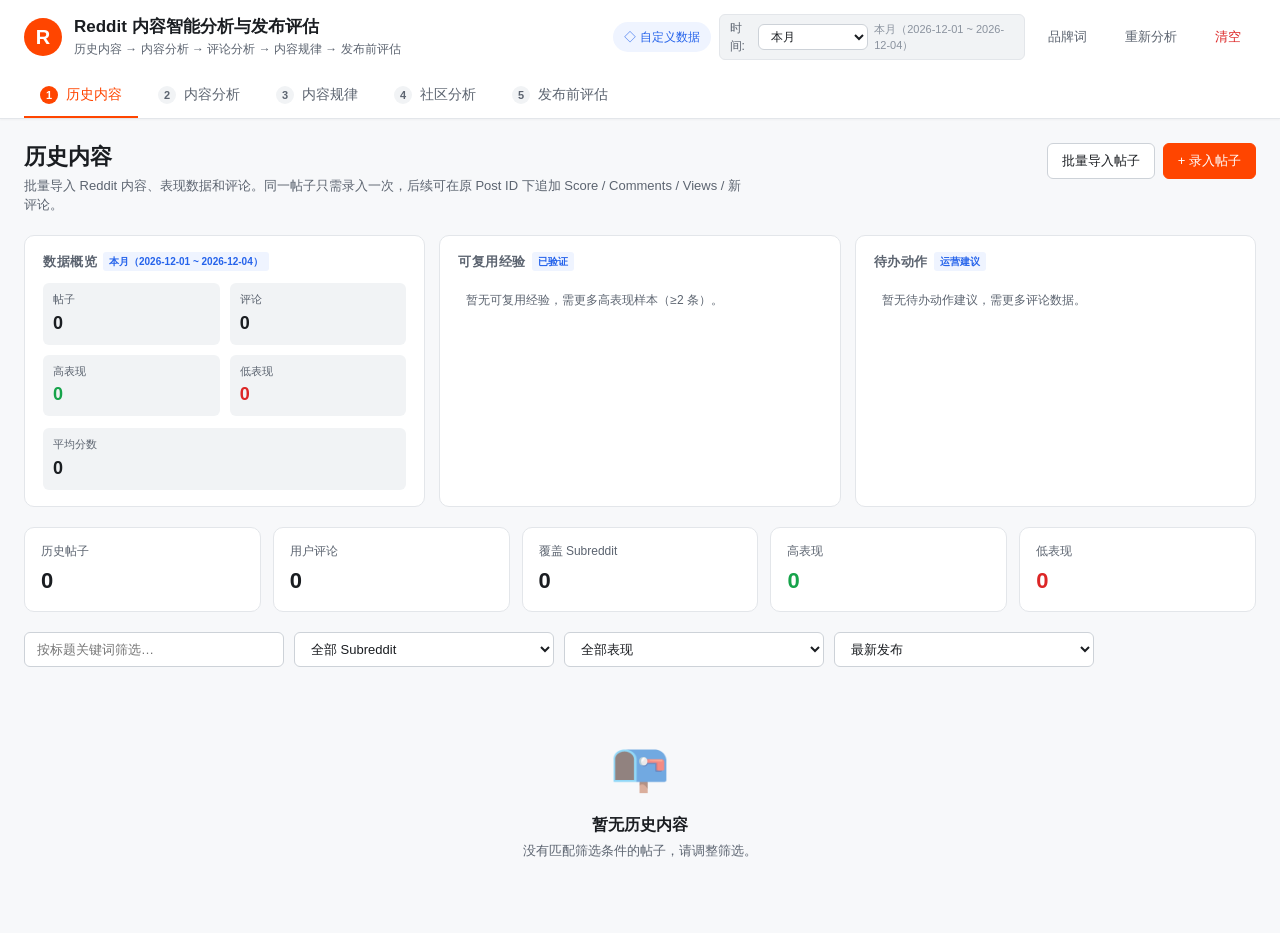
<file: index.html>
<!DOCTYPE html>
<html lang="zh-CN">
<head>
  <meta charset="UTF-8" />
  <meta name="viewport" content="width=device-width, initial-scale=1.0" />
  <title>Reddit 内容智能分析与发布评估工具</title>
  <link rel="stylesheet" href="styles.css" />
  <script>
    // ============ 全局错误捕获（脚本加载错误立刻显示）============
    window._loadErrors = [];
    window.onerror = function(msg, url, line, col, err) {
      var txt = '错误: ' + msg + (url ? ' (' + url.split('/').pop() + ':' + line + ')' : '');
      window._loadErrors.push(txt);
      console.error(txt, err);
      var box = document.getElementById('access-debug');
      if (box) { box.style.display = 'block'; box.textContent = '⚠️ 加载异常：' + txt; }
    };
    window.addEventListener('error', function(e) {
      // 静态资源加载失败
      if (e.target && e.target.tagName && (e.target.tagName === 'SCRIPT' || e.target.tagName === 'LINK')) {
        var name = (e.target.src || e.target.href || '').split('/').pop() || '未知文件';
        var msg = '资源加载失败: ' + name + '（请确认文件路径是否完整存在）';
        window._loadErrors.push(msg);
        var box = document.getElementById('access-debug');
        if (box) { box.style.display = 'block'; box.textContent = '⚠️ ' + msg; }
        // 用alert兜底，保证用户看到
        setTimeout(function() { alert('⚠️ ' + msg + '\n\n请确认所有 js/*.js、styles.css 文件都在正确的目录下。'); }, 100);
      }
    }, true);
  </script>
</head>
<body>
  <!-- 访问码已移除，页面直接打开 -->

  <!-- ============ 顶部栏 ============ -->
  <header class="topbar">
    <div class="topbar-inner">
      <div class="brand">
        <span class="brand-logo">R</span>
        <div class="brand-text">
          <h1>Reddit 内容智能分析与发布评估</h1>
          <p class="brand-sub">历史内容 → 内容分析 → 评论分析 → 内容规律 → 发布前评估</p>
        </div>
      </div>
      <div class="topbar-actions">
        <span id="data-badge" class="data-badge">数据状态</span>
        <div class="time-filter">
          <span class="time-filter-label">时间:</span>
          <select id="time-range" class="input select select-sm">
            <option value="all">全部</option>
            <option value="week">本周</option>
            <option value="month" selected>本月</option>
            <option value="last30">近30天</option>
            <option value="custom">自定义</option>
          </select>
          <input type="date" id="time-start" class="input input-sm" style="display:none;" />
          <input type="date" id="time-end" class="input input-sm" style="display:none;" />
          <span id="time-range-desc" class="time-filter-desc"></span>
        </div>
        <button id="btn-brand-config" class="btn btn-ghost" title="配置品牌词">品牌词</button>
        <button id="btn-rerun" class="btn btn-ghost" title="按当前时间范围重新分析">重新分析</button>
        <button id="btn-reset" class="btn btn-ghost-danger" title="清空所有数据">清空</button>

      </div>
    </div>
    <nav class="nav-tabs">
      <button class="nav-tab active" data-page="history">
        <span class="nav-tab-num">1</span> 历史内容
      </button>
      <button class="nav-tab" data-page="analysis">
        <span class="nav-tab-num">2</span> 内容分析
      </button>
      <button class="nav-tab" data-page="patterns">
        <span class="nav-tab-num">3</span> 内容规律
      </button>
      <button class="nav-tab" data-page="subreddit">
        <span class="nav-tab-num">4</span> 社区分析
      </button>
      <button class="nav-tab" data-page="evaluate">
        <span class="nav-tab-num">5</span> 发布前评估
      </button>
    </nav>
  </header>

  <main class="main">
    <!-- ============ 页面 1: 历史内容 ============ -->
    <section id="page-history" class="page active">
      <div class="page-header">
        <div>
          <h2 class="page-title">历史内容</h2>
          <p class="page-desc">批量导入 Reddit 内容、表现数据和评论。同一帖子只需录入一次，后续可在原 Post ID 下追加 Score / Comments / Views / 新评论。</p>
        </div>
        <div class="page-actions">
          <button class="btn btn-secondary" id="btn-import-posts">批量导入帖子</button>
          <button class="btn btn-primary" id="btn-add-post">+ 录入帖子</button>
        </div>
      </div>

      <!-- 数据概览 + 可复用经验 + 待办动作 -->
      <div id="dashboard-overview" class="dashboard-overview"></div>

      <div class="stats-row" id="stats-row"></div>

      <div class="filter-bar">
        <input type="text" id="filter-title" class="input" placeholder="按标题关键词筛选…" />
        <select id="filter-subreddit" class="input select"><option value="">全部 Subreddit</option></select>
        <select id="filter-level" class="input select">
          <option value="">全部表现</option>
          <option value="high">高表现</option>
          <option value="medium">中表现</option>
          <option value="low">低表现</option>
        </select>
        <select id="sort-by" class="input select">
          <option value="postedAt-desc">最新发布</option>
          <option value="score-desc">Score 高→低</option>
          <option value="comments-desc">评论数高→低</option>
          <option value="views-desc">浏览量高→低</option>
        </select>
      </div>

      <div id="posts-list" class="posts-list"></div>
    </section>

    <!-- ============ 页面 2: 内容分析 ============ -->
    <section id="page-analysis" class="page">
      <div class="page-header">
        <div>
          <h2 class="page-title">内容分析</h2>
          <p class="page-desc">查看单条帖子表现分析、用户评论分析、用户需求与内容机会。所有结论标注数据层级（DATA / ANALYSIS / PATTERN / INFERENCE）。</p>
        </div>
      </div>

      <div id="analysis-container" class="analysis-container">
        <div class="empty-state" id="analysis-empty">
          <div class="empty-icon">📊</div>
          <h3>选择一条历史帖子查看分析</h3>
          <p>从下方列表选择，或前往「历史内容」页面录入新内容后自动分析。</p>
          <div id="analysis-post-picker" class="post-picker"></div>
        </div>
        <div id="analysis-detail" class="analysis-detail" style="display:none;"></div>
      </div>
    </section>

    <!-- ============ 页面 3: 内容规律 ============ -->
    <section id="page-patterns" class="page">
      <div class="page-header">
        <div>
          <h2 class="page-title">内容规律</h2>
          <p class="page-desc">基于历史帖子、表现数据和评论分析自动沉淀的规律库。每条规律可追溯到对应历史数据，样本不足时降级为推测。<span class="text-muted">悬停 ⓘ 图标查看指标定义。</span></p>
        </div>
        <div class="page-actions">
          <button class="btn btn-secondary" id="btn-rerun-patterns">重新沉淀规律</button>
        </div>
      </div>

      <!-- 数据概览 -->
      <div id="patterns-overview" class="patterns-overview"></div>

      <div class="filter-bar">
        <select id="filter-pattern-category" class="input select">
          <option value="">全部分类</option>
          <option value="high_performance">高表现规律</option>
          <option value="low_performance">低表现规律</option>
          <option value="user_need">用户高频需求</option>
          <option value="pain_point">用户高频痛点</option>
          <option value="hot_topic">高互动话题</option>
          <option value="subreddit_rule">社区规律</option>
          <option value="marketing_risk">营销风险</option>
          <option value="topic_opportunity">选题机会</option>
        </select>
        <select id="filter-pattern-level" class="input select">
          <option value="">全部层级</option>
          <option value="PATTERN">规律</option>
          <option value="INFERENCE">推测</option>
        </select>
      </div>

      <div id="patterns-list" class="patterns-list"></div>
    </section>

    <!-- ============ 页面 4: Subreddit 分析 ============ -->
    <section id="page-subreddit" class="page">
      <div class="page-header">
        <div>
          <h2 class="page-title">社区分析</h2>
          <p class="page-desc">深入分析指定 Subreddit 的内容偏好、高表现特征、用户画像和社区规律，帮助你了解目标社区的"水土"。</p>
        </div>
        <div class="page-actions">
          <select id="subreddit-selector" class="input select">
            <option value="">选择 Subreddit</option>
          </select>
        </div>
      </div>
      <div id="subreddit-content" class="subreddit-content"></div>
    </section>

    <!-- ============ 页面 5: 发布前评估 ============ -->
    <section id="page-evaluate" class="page">
      <div class="page-header">
        <div>
          <h2 class="page-title">发布前评估</h2>
          <p class="page-desc">输入准备发布的新 Reddit 内容，系统调用历史内容、表现数据、用户评论和内容规律库进行综合判断。</p>
        </div>
      </div>

      <div class="eval-layout">
        <div class="eval-form-card">
          <h3 class="card-title">输入待评估内容</h3>
          <div class="form-group">
            <label>Subreddit <span class="req">*</span></label>
            <input type="text" id="eval-subreddit" class="input" placeholder="例如 SaaS / Entrepreneur / sideproject" />
          </div>
          <div class="form-group">
            <label>标题 <span class="req">*</span></label>
            <input type="text" id="eval-title" class="input" placeholder="准备发布的 Reddit 标题" />
          </div>
          <div class="form-group">
            <label>正文</label>
            <textarea id="eval-body" class="input textarea" rows="10" placeholder="准备发布的 Reddit 正文…"></textarea>
          </div>
          <button class="btn btn-primary btn-block" id="btn-evaluate">运行评估</button>
          <button class="btn btn-ghost btn-block" id="btn-eval-sample">填入示例内容</button>

          <div class="eval-history">
            <h4>最近评估记录</h4>
            <div id="eval-history-list"></div>
          </div>
        </div>

        <div class="eval-result-card">
          <div id="eval-result" class="eval-result">
            <div class="empty-state">
              <div class="empty-icon">🎯</div>
              <h3>评估结果将显示在这里</h3>
              <p>填写左侧表单后点击「运行评估」，查看综合评分、发布建议和修改建议。</p>
            </div>
          </div>
        </div>
      </div>
    </section>
  </main>

  <!-- ============ 模态框：录入/导入 ============ -->
  <div id="modal-overlay" class="modal-overlay" style="display:none;">
    <div class="modal" id="modal">
      <div class="modal-header">
        <h3 id="modal-title">标题</h3>
        <button class="modal-close" id="modal-close">×</button>
      </div>
      <div class="modal-body" id="modal-body"></div>
    </div>
  </div>

  <!-- ============ Toast ============ -->
  <div id="toast" class="toast" style="display:none;"></div>

  <!-- ============ 脚本 ============ -->
  <script src="js/demo-data.js"></script>
  <script src="js/store.js"></script>
  <script src="js/analyzer.js"></script>
  <script src="js/app.js"></script>
</body>
</html>
</file>
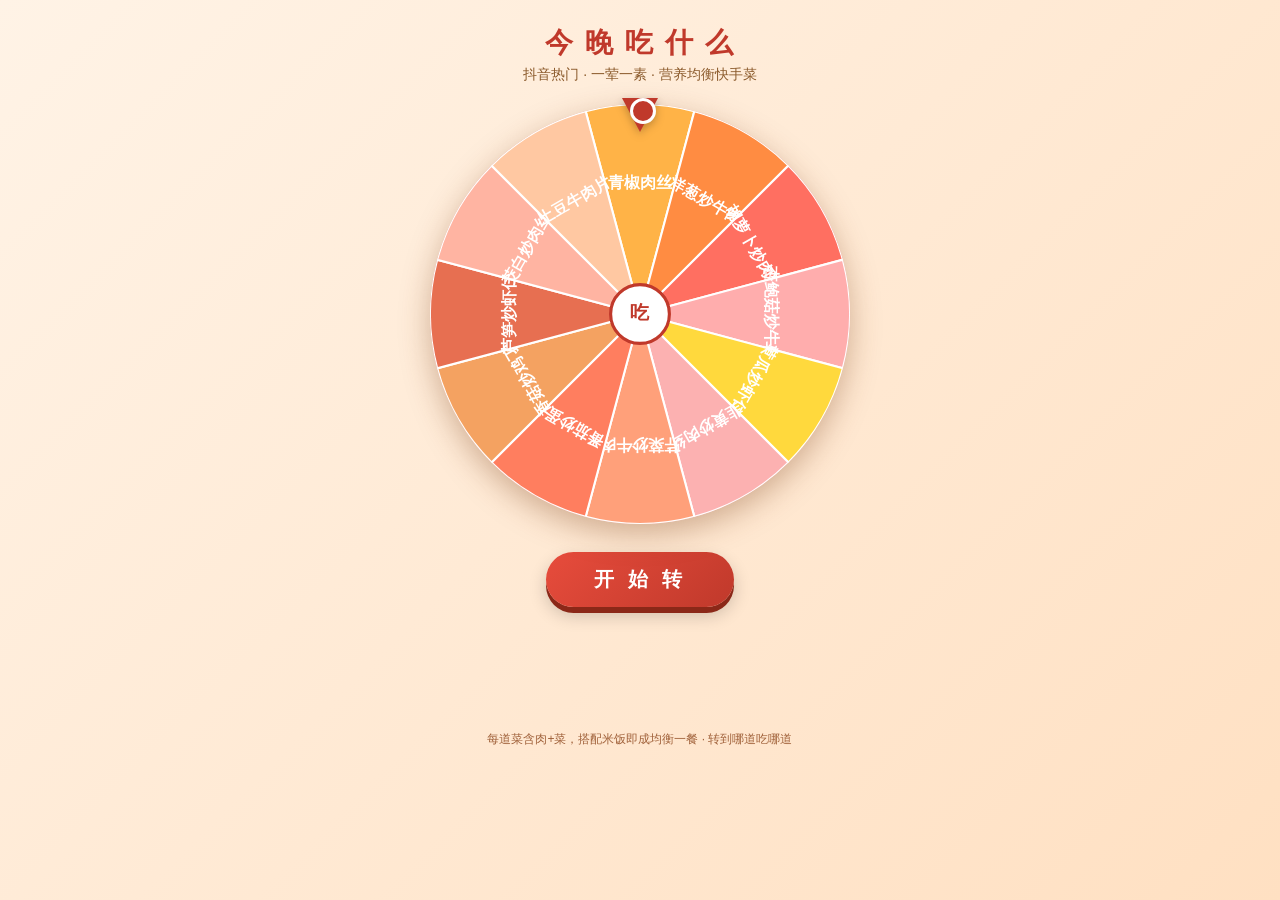
<file: dinner-spinner.html>
<!DOCTYPE html>
<html lang="zh-CN">
<head>
<meta charset="UTF-8">
<meta name="viewport" content="width=device-width, initial-scale=1.0">
<title>今晚吃什么 · 抖音快手菜转盘</title>
<style>
  * { margin: 0; padding: 0; box-sizing: border-box; }
  body {
    font-family: -apple-system, BlinkMacSystemFont, "PingFang SC", "Microsoft YaHei", sans-serif;
    background: linear-gradient(135deg, #fff3e6 0%, #ffe0c2 100%);
    min-height: 100vh;
    display: flex;
    flex-direction: column;
    align-items: center;
    padding: 24px 16px 48px;
    color: #3a2410;
  }
  h1 {
    font-size: 28px;
    margin-bottom: 4px;
    color: #c0392b;
    letter-spacing: 2px;
  }
  .subtitle {
    font-size: 14px;
    color: #8b5a2b;
    margin-bottom: 20px;
  }
  .stage {
    position: relative;
    width: min(90vw, 420px);
    height: min(90vw, 420px);
    display: flex;
    align-items: center;
    justify-content: center;
  }
  .pointer {
    position: absolute;
    top: -6px;
    left: 50%;
    transform: translateX(-50%);
    width: 0;
    height: 0;
    border-left: 18px solid transparent;
    border-right: 18px solid transparent;
    border-top: 34px solid #c0392b;
    z-index: 5;
    filter: drop-shadow(0 3px 4px rgba(0,0,0,.25));
  }
  .pointer::after {
    content: "";
    position: absolute;
    top: -34px;
    left: -10px;
    width: 20px;
    height: 20px;
    background: #c0392b;
    border-radius: 50%;
    border: 3px solid #fff;
  }
  #wheel {
    width: 100%;
    height: 100%;
    transition: transform 5s cubic-bezier(0.17, 0.67, 0.21, 1);
    transform-origin: center center;
    border-radius: 50%;
    box-shadow: 0 10px 30px rgba(120,60,20,.35), inset 0 0 0 8px #fff, inset 0 0 0 9px #c0392b;
  }
  .btn {
    margin-top: 28px;
    padding: 14px 48px;
    font-size: 20px;
    font-weight: bold;
    color: #fff;
    background: linear-gradient(135deg, #e74c3c, #c0392b);
    border: none;
    border-radius: 40px;
    cursor: pointer;
    box-shadow: 0 6px 0 #8b2818, 0 8px 18px rgba(0,0,0,.2);
    transition: all .15s;
    letter-spacing: 4px;
  }
  .btn:active { transform: translateY(4px); box-shadow: 0 2px 0 #8b2818, 0 4px 8px rgba(0,0,0,.2); }
  .btn:disabled { background: #bbb; box-shadow: 0 6px 0 #888; cursor: not-allowed; }
  .result {
    margin-top: 24px;
    padding: 18px 24px;
    background: #fff;
    border-radius: 16px;
    box-shadow: 0 6px 18px rgba(120,60,20,.15);
    min-height: 80px;
    width: min(90vw, 420px);
    text-align: center;
    opacity: 0;
    transform: translateY(10px);
    transition: opacity .4s, transform .4s;
  }
  .result.show { opacity: 1; transform: translateY(0); }
  .result .dish { font-size: 26px; font-weight: bold; color: #c0392b; margin-bottom: 6px; }
  .result .tip { font-size: 14px; color: #6b4226; line-height: 1.6; }
  .result .tag { display:inline-block; margin-top:8px; font-size:12px; color:#fff; background:#e67e22; padding:3px 10px; border-radius:10px; }
  .footer { margin-top: 20px; font-size: 12px; color: #a0613a; }
</style>
</head>
<body>
  <h1>今 晚 吃 什 么</h1>
  <div class="subtitle">抖音热门 · 一荤一素 · 营养均衡快手菜</div>

  <div class="stage">
    <div class="pointer"></div>
    <svg id="wheel" viewBox="0 0 400 400"></svg>
  </div>

  <button class="btn" id="spinBtn">开 始 转</button>

  <div class="result" id="result">
    <div class="dish"></div>
    <div class="tip"></div>
    <div class="tag"></div>
  </div>

  <div class="footer">每道菜含肉+菜，搭配米饭即成均衡一餐 · 转到哪道吃哪道</div>

<script>
  // 抖音热门快手菜：一荤一素搭配，营养均衡，10-15 分钟搞定
  const dishes = [
    { name: "青椒肉丝", tip: "猪里脊切丝腌生抽淀粉，青椒切丝，大火快炒断生淋醋出锅。", tag: "蛋白+维C" },
    { name: "洋葱炒牛肉", tip: "牛肉逆纹切片腌酱油淀粉，洋葱块大火翻炒断生，黑椒调味。", tag: "补铁+蒜素" },
    { name: "胡萝卜炒肉丝", tip: "猪肉丝腌好，胡萝卜丝先煸软再回锅肉丝，淋香油出锅。", tag: "维A+蛋白" },
    { name: "杏鲍菇炒牛肉", tip: "杏鲍菇切丁煎黄，牛肉片大火快炒，加蚝油黑椒翻匀。", tag: "菌菇+铁" },
    { name: "黄瓜炒虾仁", tip: "虾仁腌料酒，黄瓜切丁大火快炒10秒回锅，盐调味出锅。", tag: "清淡高蛋白" },
    { name: "韭黄炒肉丝", tip: "肉丝滑熟盛出，韭黄段大火快炒10秒回锅，盐调味立刻出锅。", tag: "纤维+蛋白" },
    { name: "芹菜炒牛肉", tip: "牛肉切片腌好，芹菜段先煸断生再下牛肉，加生抽快炒出锅。", tag: "纤维+铁" },
    { name: "番茄炒蛋", tip: "鸡蛋先炒散盛出，番茄炒出沙再回锅，加点糖更鲜。", tag: "蛋白+番茄红素" },
    { name: "香菇炒鸡丁", tip: "鸡胸切丁腌盐淀粉，香菇丁煎香，同炒加蚝油生抽收汁。", tag: "菌菇+蛋白" },
    { name: "芦笋炒虾仁", tip: "芦笋焯水30秒，虾仁滑熟盛出回锅，蒜末盐快炒出锅。", tag: "高纤+高蛋白" },
    { name: "茭白炒肉丝", tip: "猪肉丝腌好，茭白切丝先煸软，再下肉丝快炒，生抽香油出锅。", tag: "纤维+蛋白" },
    { name: "土豆牛肉片", tip: "牛肉片腌好，土豆切薄片泡水，先煎土豆再炒牛肉，加生抽收汁。", tag: "碳水+铁" }
  ];

  const colors = [
    "#FFB347","#FF8C42","#FF6F61","#FFADAD","#FFD93D","#FCB1B1",
    "#FFA07A","#FF7E5F","#F4A261","#E76F51","#FFB4A2","#FFC8A2"
  ];

  const wheel = document.getElementById('wheel');
  const spinBtn = document.getElementById('spinBtn');
  const result = document.getElementById('result');
  const N = dishes.length;
  const anglePer = 360 / N;
  const cx = 200, cy = 200, R = 200;

  // 画扇形 + 文字
  let svgContent = '';
  for (let i = 0; i < N; i++) {
    const start = i * anglePer - 90 - anglePer / 2; // 让第一格顶端正对指针
    const end = start + anglePer;
    const sRad = start * Math.PI / 180;
    const eRad = end * Math.PI / 180;
    const x1 = cx + R * Math.cos(sRad);
    const y1 = cy + R * Math.sin(sRad);
    const x2 = cx + R * Math.cos(eRad);
    const y2 = cy + R * Math.sin(eRad);
    const large = anglePer > 180 ? 1 : 0;
    svgContent += `<path d="M${cx},${cy} L${x1},${y1} A${R},${R} 0 ${large} 1 ${x2},${y2} Z" fill="${colors[i]}" stroke="#fff" stroke-width="2"/>`;
    // 文字位置（扇形中线）
    const mid = (start + end) / 2;
    const tRad = mid * Math.PI / 180;
    const tx = cx + (R * 0.62) * Math.cos(tRad);
    const ty = cy + (R * 0.62) * Math.sin(tRad);
    const rotate = mid + 90; // 文字沿径向
    svgContent += `<text x="${tx}" y="${ty}" fill="#fff" font-size="15" font-weight="bold" text-anchor="middle" dominant-baseline="middle" transform="rotate(${rotate} ${tx} ${ty})">${dishes[i].name}</text>`;
  }
  // 中心圆
  svgContent += `<circle cx="${cx}" cy="${cy}" r="28" fill="#fff" stroke="#c0392b" stroke-width="3"/>`;
  svgContent += `<text x="${cx}" y="${cy}" fill="#c0392b" font-size="18" font-weight="bold" text-anchor="middle" dominant-baseline="middle">吃</text>`;
  wheel.innerHTML = svgContent;

  let currentRotation = 0;
  let spinning = false;

  spinBtn.addEventListener('click', () => {
    if (spinning) return;
    spinning = true;
    spinBtn.disabled = true;
    result.classList.remove('show');

    // 随机选中一道菜
    const idx = Math.floor(Math.random() * N);
    // 让选中扇形转到指针（顶部 0°）位置
    // 扇形 i 的中心角度（相对初始 -90 偏移后）= i * anglePer
    // 需要旋转使该扇形中心对齐 0°（顶部）
    const targetAngle = - (idx * anglePer); // 让该扇形转到顶部
    // 加上若干整圈，保证向前转得足够多
    const fullSpins = 5 + Math.floor(Math.random() * 3); // 5-7 圈
    // 加随机小偏移让指针落在扇形内不同位置
    const jitter = (Math.random() - 0.5) * (anglePer * 0.6);
    const newRotation = currentRotation + fullSpins * 360 + (targetAngle - (currentRotation % 360)) + jitter;
    currentRotation = newRotation;
    wheel.style.transform = `rotate(${newRotation}deg)`;

    setTimeout(() => {
      spinning = false;
      spinBtn.disabled = false;
      const d = dishes[idx];
      result.querySelector('.dish').textContent = '今晚就吃：' + d.name;
      result.querySelector('.tip').textContent = d.tip;
      result.querySelector('.tag').textContent = d.tag;
      result.classList.add('show');
    }, 5200);
  });
</script>
</body>
</html>
</file>
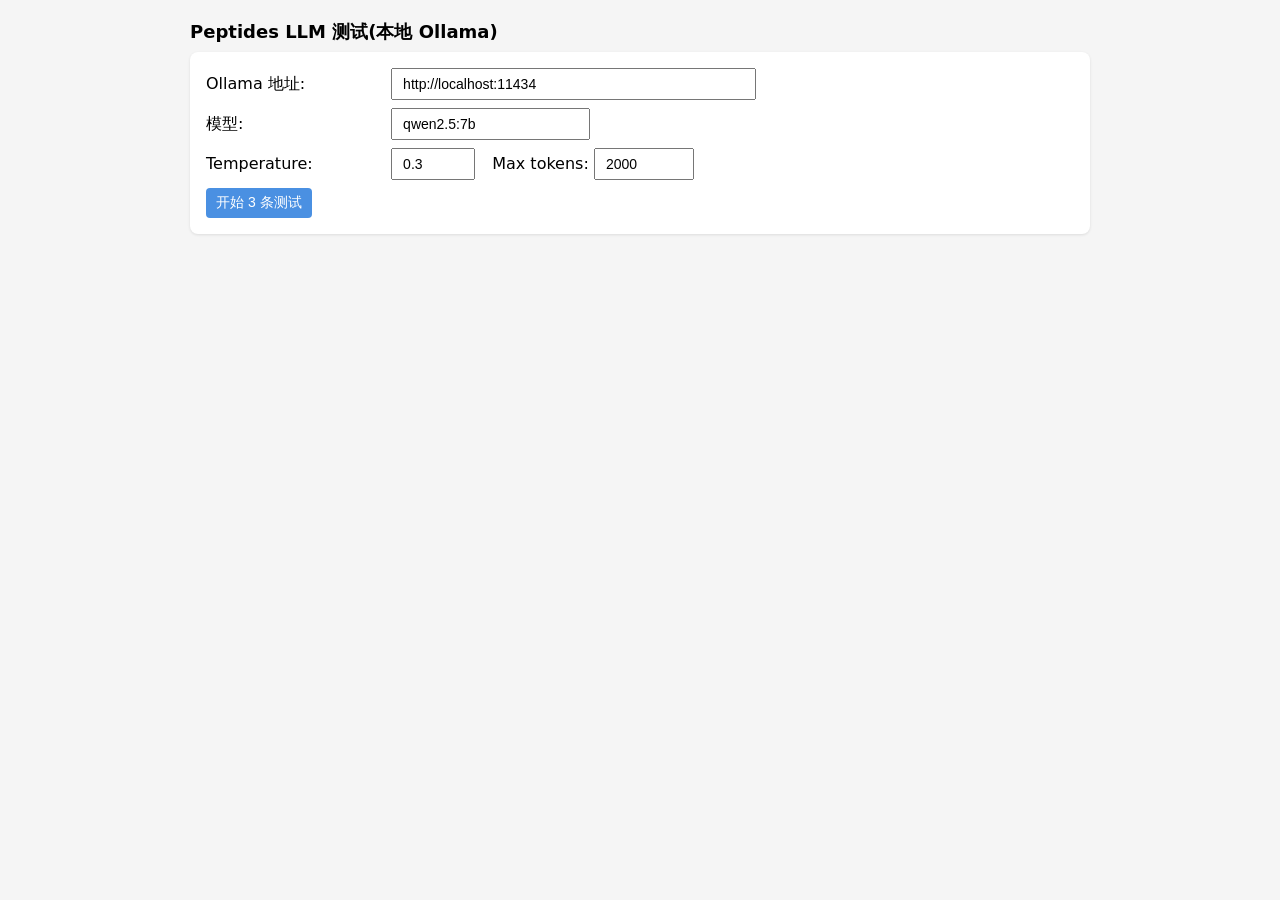
<file: .uploads/peptides_test.html>
<!DOCTYPE html>
<html lang="zh">
<head>
<meta charset="UTF-8">
<title>Peptides LLM 测试</title>
<style>
body { font-family: -apple-system, system-ui, sans-serif; max-width: 900px; margin: 20px auto; padding: 0 20px; background: #f5f5f5; }
.card { background: white; border-radius: 8px; padding: 16px; margin-bottom: 16px; box-shadow: 0 1px 3px rgba(0,0,0,0.1); }
h1 { font-size: 18px; margin: 0 0 8px; }
h2 { font-size: 14px; margin: 12px 0 6px; color: #666; }
input, button { font-size: 14px; padding: 6px 10px; }
button { background: #4a90e2; color: white; border: none; border-radius: 4px; cursor: pointer; }
button:disabled { background: #ccc; }
pre { background: #f5f5f5; padding: 12px; border-radius: 4px; font-size: 12px; overflow-x: auto; max-height: 400px; white-space: pre-wrap; word-wrap: break-word; }
.status { padding: 4px 8px; border-radius: 4px; font-size: 12px; }
.status.ok { background: #d4edda; color: #155724; }
.status.fail { background: #f8d7da; color: #721c24; }
.status.running { background: #fff3cd; color: #856404; }
.result-box { border: 1px solid #ddd; border-radius: 4px; padding: 12px; margin-top: 8px; background: #fafafa; }
label { display: inline-block; width: 180px; }
.row { margin-bottom: 8px; }
.copy-btn { font-size: 11px; padding: 2px 6px; background: #6c757d; margin-left: 8px; }
</style>
</head>
<body>
<h1>Peptides LLM 测试(本地 Ollama)</h1>

<div class="card">
<div class="row">
<label>Ollama 地址:</label>
<input id="base" value="http://localhost:11434" size="40">
</div>
<div class="row">
<label>模型:</label>
<input id="model" value="qwen2.5:7b" size="20">
</div>
<div class="row">
<label>Temperature:</label>
<input id="temp" value="0.3" size="6">
<label style="width:auto;margin-left:12px">Max tokens:</label>
<input id="maxtok" value="2000" size="8">
</div>
<button id="run" onclick="runAll()">开始 3 条测试</button>
<span id="overall" class="status"></span>
</div>

<div id="results"></div>

<div class="card" id="finalCard" style="display:none">
<h2>完整结果 JSON(复制此内容回传沙箱)</h2>
<button class="copy-btn" onclick="copyFinal()">复制</button>
<pre id="finalJson"></pre>
</div>

<script>
const SYSTEM_PROMPT = "You are a Reddit content analyst for a label printer product (NIIMBOT).\nYou help decide whether planned content fits a target subreddit and how to improve it.\n\nOutput valid JSON only, no markdown, no explanation.\n\nSchema:\n{\n  \"verdict\": \"fit|fit_after_fix|not_fit\",\n  \"verdict_reason\": \"string\",\n  \"key_issues\": [\n    {\n      \"issue\": \"specific problem\",\n      \"why\": \"why this is a problem in THIS community\",\n      \"evidence_type\": [\"community_rule\", \"similar_content\", \"high_performance_content\", \"low_performance_content\", \"knowledge_pattern\"],\n      \"evidence_item_ids\": [\"id1\", \"id2\"],\n      \"fix\": \"specific actionable fix\"\n    }\n  ],\n  \"modification_suggestions\": [\n    {\n      \"target\": \"title|body|opening|...\",\n      \"current\": \"what's wrong now\",\n      \"suggested\": \"specific suggested replacement\",\n      \"reason\": \"why this is better\"\n    }\n  ],\n  \"comment_participation_advice\": {\n    \"should_reply_natural_comments\": true,\n    \"should_supplement_own_comment\": false,\n    \"should_wait_for_natural_discussion\": true,\n    \"should_share_product_in_comments\": false,\n    \"should_participate_before_posting\": false,\n    \"confidence\": \"high|medium|low|insufficient\",\n    \"reasoning\": \"based on...\",\n    \"evidence_insufficient\": false\n  },\n  \"potential_value\": {\n    \"value_types\": [\"interaction\", \"discussion\", \"search\", \"product_awareness\", \"community_penetration\"],\n    \"reasoning\": \"based on...\"\n  },\n  \"evidence\": {\n    \"community_rule\": true,\n    \"similar_content_count\": 5,\n    \"high_performance_count\": 2,\n    \"mid_performance_count\": 2,\n    \"low_performance_count\": 1,\n    \"knowledge_patterns_applied\": [\"pattern_id1\"]\n  }\n}\n\nRules:\n- verdict: fit=suitable as-is; fit_after_fix=needs modification; not_fit=violates rules or fundamentally mismatched\n- Base your verdict, key_issues, and suggestions PRIMARILY on the evidence provided in the context above (community rules, similar posts, patterns). Do NOT apply generic Reddit advice that is not supported by the provided evidence for THIS community.\n- key_issues: max 3, each must be SPECIFIC to THIS community (not generic like \"improve quality\")\n- evidence_item_ids: MUST come from the cases provided in context; do NOT invent IDs. If an issue cites a community rule, reference the rule; if it cites a similar post, reference that post's id.\n- comment_participation_advice: if evidence is insufficient, set evidence_insufficient=true and confidence=\"insufficient\", do NOT fabricate advice\n- Do NOT predict exact engagement numbers; use potential_value for value TYPE only\n";
const TESTS = [{"id": "T1_experience", "title": "Finally organized my pantry with a label maker — here's what I learned", "selftext": "I've been struggling with pantry chaos for years. Bought a Niimbot label printer last month, and it completely changed how my family uses the kitchen. Sharing before/after photos and what worked/didn't. Not affiliated, just genuinely happy with it.", "new_content_tags": {"topic_tags": ["organizing", "labeling"], "scenario_tags": [], "structure_tags": ["experience"], "product_visibility": "subtle", "brand_mentions": [], "search_value": "mid", "search_value_reasoning": "rule_based_fallback", "keywords": ["with", "what", "organized", "pantry", "finally", "learned", "maker", "label", "here's"]}, "all_retrieved_item_ids": ["8a57eb3b-e929-4d42-b239-0163a119a751", "618a646f-6d2a-4848-82c3-a617929b799a", "75c97de5-174e-43bd-8050-950ac18a6e51"], "similar_high_count": 2, "similar_failure_count": 1, "patterns_count": 2, "user_prompt": "=== COMMUNITY RULES ===\nrules: [{'short_name': 'Be polite.', 'description': \"You shouldn't ever be personally attacking another user in this subreddit.\"}, {'short_name': 'Report Your Affiliations', 'description': \"If you're linking to your own site, you need to disclose that fact. Either through getting flair from a moderator or by telling people when you're linking your own site.\"}, {'short_name': 'Low-Quality Spam', 'description': 'Low-Quality Spam/Astroturfing is not allowed. Necroing posts, using throwaways to shill sites, spamming random posts/comment chains and more will result in a ban. '}, {'short_name': 'You must be 18 or older', 'description': 'You must be 18 years of age or older to view and engage in this subreddit.'}, {'short_name': 'No sourcing of prescribed GLP-1 peptides ', 'description': 'These compounds cannot be sourced here, no vendor discussion for them. '}, {'short_name': 'No source discussion', 'description': ''}]\nkarma_requirement: None\naccount_age_requirement: None\nflair_required: False\nlink_restricted: False\ncommercial_content_restricted: False\npost_frequency_limit: None\nsensitive_content_rules: []\n\n=== COMMUNITY SUMMARY ===\ntop_topics: [{'topic': 'general', 'count': 4}, {'topic': 'baking', 'count': 1}]\ncommon_structures: [{'structure': 'question', 'count': 5}, {'structure': 'experience', 'count': 4}]\nproduct_acceptance: {'high': {'none': 2}, 'mid': {'none': 2}, 'low': {'none': 1}, 'unknown': {}}\n\n=== SIMILAR HIGH-PERFORMANCE CASES ===\n[high, score=131, comments=78] No more source discussion. At least for now, none can be allowed. | structure=question,experience, product=none, search=low, topics=general\n[high, score=11, comments=11] Is my reta and tesa water supposded to look like this? | structure=question,experience, product=none, search=high, topics=general\n\n=== SIMILAR FAILURE/LOW CASES ===\n[failure, score=0, comments=12] Thinking of stacking Reta with GHK-Cu, MOTS-C | structure=question,experience, product=none, search=mid, topics=general\n\n=== KNOWLEDGE PATTERNS ===\n[fire, status=candidate, samples=2] mid tier 帖子中,question 结构出现 2/2 次。代表性帖子: how to store unreconstituted glutathion?\n[fire, status=candidate, samples=2] high tier 帖子中,question 结构出现 2/2 次。代表性帖子: Is my reta and tesa water supposded to look like this?\n\n=== NEW CONTENT TO ANALYZE ===\nFinally organized my pantry with a label maker — here's what I learned\nI've been struggling with pantry chaos for years. Bought a Niimbot label printer last month, and it completely changed how my family uses the kitchen. Sharing before/after photos and what worked/didn't. Not affiliated, just genuinely happy with it."}, {"id": "T2_question", "title": "Looking for recommendations: label maker for organizing my home office files?", "selftext": "Setting up a home office and need to label file folders, cable runs, and storage bins. Anyone have a label printer they recommend? Budget-friendly preferred.", "new_content_tags": {"topic_tags": ["organizing", "labeling"], "scenario_tags": [], "structure_tags": ["question"], "product_visibility": "none", "brand_mentions": [], "search_value": "mid", "search_value_reasoning": "rule_based_fallback", "keywords": ["organizing", "files?", "home", "recommendations:", "office", "maker", "looking", "label"]}, "all_retrieved_item_ids": ["8a57eb3b-e929-4d42-b239-0163a119a751", "618a646f-6d2a-4848-82c3-a617929b799a", "75c97de5-174e-43bd-8050-950ac18a6e51"], "similar_high_count": 2, "similar_failure_count": 1, "patterns_count": 2, "user_prompt": "=== COMMUNITY RULES ===\nrules: [{'short_name': 'Be polite.', 'description': \"You shouldn't ever be personally attacking another user in this subreddit.\"}, {'short_name': 'Report Your Affiliations', 'description': \"If you're linking to your own site, you need to disclose that fact. Either through getting flair from a moderator or by telling people when you're linking your own site.\"}, {'short_name': 'Low-Quality Spam', 'description': 'Low-Quality Spam/Astroturfing is not allowed. Necroing posts, using throwaways to shill sites, spamming random posts/comment chains and more will result in a ban. '}, {'short_name': 'You must be 18 or older', 'description': 'You must be 18 years of age or older to view and engage in this subreddit.'}, {'short_name': 'No sourcing of prescribed GLP-1 peptides ', 'description': 'These compounds cannot be sourced here, no vendor discussion for them. '}, {'short_name': 'No source discussion', 'description': ''}]\nkarma_requirement: None\naccount_age_requirement: None\nflair_required: False\nlink_restricted: False\ncommercial_content_restricted: False\npost_frequency_limit: None\nsensitive_content_rules: []\n\n=== COMMUNITY SUMMARY ===\ntop_topics: [{'topic': 'general', 'count': 4}, {'topic': 'baking', 'count': 1}]\ncommon_structures: [{'structure': 'question', 'count': 5}, {'structure': 'experience', 'count': 4}]\nproduct_acceptance: {'high': {'none': 2}, 'mid': {'none': 2}, 'low': {'none': 1}, 'unknown': {}}\n\n=== SIMILAR HIGH-PERFORMANCE CASES ===\n[high, score=131, comments=78] No more source discussion. At least for now, none can be allowed. | structure=question,experience, product=none, search=low, topics=general\n[high, score=11, comments=11] Is my reta and tesa water supposded to look like this? | structure=question,experience, product=none, search=high, topics=general\n\n=== SIMILAR FAILURE/LOW CASES ===\n[failure, score=0, comments=12] Thinking of stacking Reta with GHK-Cu, MOTS-C | structure=question,experience, product=none, search=mid, topics=general\n\n=== KNOWLEDGE PATTERNS ===\n[fire, status=candidate, samples=2] mid tier 帖子中,question 结构出现 2/2 次。代表性帖子: how to store unreconstituted glutathion?\n[fire, status=candidate, samples=2] high tier 帖子中,question 结构出现 2/2 次。代表性帖子: Is my reta and tesa water supposded to look like this?\n\n=== NEW CONTENT TO ANALYZE ===\nLooking for recommendations: label maker for organizing my home office files?\nSetting up a home office and need to label file folders, cable runs, and storage bins. Anyone have a label printer they recommend? Budget-friendly preferred."}, {"id": "T3_promotional", "title": "The Niimbot label printer changed my organizing game — 40% off this week!", "selftext": "Just sharing a great deal I found. Niimbot label printer 40% off on Amazon this week. Link in comments. Perfect for home organization.", "new_content_tags": {"topic_tags": ["organizing", "labeling"], "scenario_tags": [], "structure_tags": ["promotional"], "product_visibility": "promotional", "brand_mentions": [], "search_value": "low", "search_value_reasoning": "rule_based_fallback", "keywords": ["changed", "this", "game", "week!", "organizing", "niimbot", "printer", "label"]}, "all_retrieved_item_ids": ["8a57eb3b-e929-4d42-b239-0163a119a751", "618a646f-6d2a-4848-82c3-a617929b799a", "75c97de5-174e-43bd-8050-950ac18a6e51"], "similar_high_count": 2, "similar_failure_count": 1, "patterns_count": 2, "user_prompt": "=== COMMUNITY RULES ===\nrules: [{'short_name': 'Be polite.', 'description': \"You shouldn't ever be personally attacking another user in this subreddit.\"}, {'short_name': 'Report Your Affiliations', 'description': \"If you're linking to your own site, you need to disclose that fact. Either through getting flair from a moderator or by telling people when you're linking your own site.\"}, {'short_name': 'Low-Quality Spam', 'description': 'Low-Quality Spam/Astroturfing is not allowed. Necroing posts, using throwaways to shill sites, spamming random posts/comment chains and more will result in a ban. '}, {'short_name': 'You must be 18 or older', 'description': 'You must be 18 years of age or older to view and engage in this subreddit.'}, {'short_name': 'No sourcing of prescribed GLP-1 peptides ', 'description': 'These compounds cannot be sourced here, no vendor discussion for them. '}, {'short_name': 'No source discussion', 'description': ''}]\nkarma_requirement: None\naccount_age_requirement: None\nflair_required: False\nlink_restricted: False\ncommercial_content_restricted: False\npost_frequency_limit: None\nsensitive_content_rules: []\n\n=== COMMUNITY SUMMARY ===\ntop_topics: [{'topic': 'general', 'count': 4}, {'topic': 'baking', 'count': 1}]\ncommon_structures: [{'structure': 'question', 'count': 5}, {'structure': 'experience', 'count': 4}]\nproduct_acceptance: {'high': {'none': 2}, 'mid': {'none': 2}, 'low': {'none': 1}, 'unknown': {}}\n\n=== SIMILAR HIGH-PERFORMANCE CASES ===\n[high, score=131, comments=78] No more source discussion. At least for now, none can be allowed. | structure=question,experience, product=none, search=low, topics=general\n[high, score=11, comments=11] Is my reta and tesa water supposded to look like this? | structure=question,experience, product=none, search=high, topics=general\n\n=== SIMILAR FAILURE/LOW CASES ===\n[failure, score=0, comments=12] Thinking of stacking Reta with GHK-Cu, MOTS-C | structure=question,experience, product=none, search=mid, topics=general\n\n=== KNOWLEDGE PATTERNS ===\n[fire, status=candidate, samples=2] mid tier 帖子中,question 结构出现 2/2 次。代表性帖子: how to store unreconstituted glutathion?\n[fire, status=candidate, samples=2] high tier 帖子中,question 结构出现 2/2 次。代表性帖子: Is my reta and tesa water supposded to look like this?\n\n=== NEW CONTENT TO ANALYZE ===\nThe Niimbot label printer changed my organizing game — 40% off this week!\nJust sharing a great deal I found. Niimbot label printer 40% off on Amazon this week. Link in comments. Perfect for home organization."}];

async function callOllama(base, model, systemPrompt, userPrompt, temperature, maxTokens) {
  const start = performance.now();
  try {
    const resp = await fetch(base + "/api/chat", {
      method: "POST",
      headers: {"Content-Type": "application/json"},
      body: JSON.stringify({
        model: model,
        messages: [
          {role: "system", content: systemPrompt},
          {role: "user", content: userPrompt}
        ],
        stream: false,
        options: {temperature: temperature, num_predict: maxTokens},
        format: "json"
      })
    });
    if (!resp.ok) throw new Error("HTTP " + resp.status);
    const data = await resp.json();
    const raw = (data.message || {}).content || "";
    let parsed = null;
    try { parsed = JSON.parse(raw); } catch(e) {
      const m = raw.match(/```json\s*(.*?)\s*```/s) || raw.match(/\{.*\}/s);
      if (m) { try { parsed = JSON.parse(m[0].includes("```") ? m[1] : m[0]); } catch(e2) {} }
    }
    return {
      model: model,
      response_text: raw,
      parsed_json: parsed,
      success: parsed !== null,
      error: parsed === null ? "JSON parse failed" : null,
      latency_ms: Math.round(performance.now() - start)
    };
  } catch (e) {
    return {model: model, response_text: "", parsed_json: null, success: false, error: e.toString(), latency_ms: Math.round(performance.now() - start)};
  }
}

function validateEvidence(parsed, allowedIds) {
  if (!parsed) return {valid: false, reason: "no parsed JSON"};
  const allowed = new Set(allowedIds);
  const claimed = new Set();
  for (const issue of (parsed.key_issues || [])) {
    for (const eid of (issue.evidence_item_ids || [])) claimed.add(eid);
  }
  const invalid = [...claimed].filter(x => !allowed.has(x));
  return {valid: invalid.length === 0, llm_claimed_ids: [...claimed].sort(), invalid_ids: invalid.sort(), allowed_ids: [...allowed].sort()};
}

async function runAll() {
  const runBtn = document.getElementById("run");
  const base = document.getElementById("base").value;
  const model = document.getElementById("model").value;
  const temp = parseFloat(document.getElementById("temp").value);
  const maxTok = parseInt(document.getElementById("maxtok").value);
  
  runBtn.disabled = true;
  document.getElementById("overall").className = "status running";
  document.getElementById("overall").textContent = "运行中...";
  
  const resultsContainer = document.getElementById("results");
  resultsContainer.innerHTML = "";
  
  const results = [];
  for (let i = 0; i < TESTS.length; i++) {
    const t = TESTS[i];
    const div = document.createElement("div");
    div.className = "card";
    div.innerHTML = '<h1>[' + (i+1) + '/' + TESTS.length + '] ' + t.id + '</h1>' +
                    '<h2>' + t.title.substring(0, 80) + '</h2>' +
                    '<div class="status running">调用中...</div>' +
                    '<div class="result-box"><pre style="max-height:200px">等待结果</pre></div>';
    resultsContainer.appendChild(div);
    
    const call = await callOllama(base, model, SYSTEM_PROMPT, t.user_prompt, temp, maxTok);
    const v = validateEvidence(call.parsed_json, t.all_retrieved_item_ids);
    
    const statusDiv = div.querySelector(".status");
    const resultBox = div.querySelector(".result-box");
    if (call.success) {
      statusDiv.className = "status ok";
      statusDiv.textContent = "OK " + call.latency_ms + "ms verdict=" + (call.parsed_json.verdict || "?");
      resultBox.innerHTML = "<h2>LLM 判断</h2><pre>" + JSON.stringify(call.parsed_json, null, 2).replace(/</g, "&lt;") + "</pre>" +
                           "<h2>Evidence 校验</h2><pre>" + JSON.stringify(v, null, 2) + "</pre>" +
                           "<h2>原始 response</h2><pre style='max-height:150px'>" + call.response_text.substring(0, 2000).replace(/</g, "&lt;") + "</pre>";
    } else {
      statusDiv.className = "status fail";
      statusDiv.textContent = "FAIL: " + call.error;
      resultBox.innerHTML = "<pre>" + (call.response_text || call.error || "").substring(0, 2000) + "</pre>";
    }
    
    results.push({
      test_id: t.id,
      title: t.title,
      selftext: t.selftext,
      new_content_tags: t.new_content_tags,
      all_retrieved_item_ids: t.all_retrieved_item_ids,
      similar_high_count: t.similar_high_count,
      similar_failure_count: t.similar_failure_count,
      patterns_count: t.patterns_count,
      llm_call: call,
      evidence_validation: v
    });
  }
  
  document.getElementById("overall").className = "status ok";
  document.getElementById("overall").textContent = "全部完成";
  
  const finalOutput = {model: model, base: base, temperature: temp, results: results};
  document.getElementById("finalJson").textContent = JSON.stringify(finalOutput, null, 2);
  document.getElementById("finalCard").style.display = "block";
  
  runBtn.disabled = false;
}

function copyFinal() {
  const text = document.getElementById("finalJson").textContent;
  navigator.clipboard.writeText(text).then(() => {
    const btn = event.target;
    const orig = btn.textContent;
    btn.textContent = "已复制!";
    setTimeout(() => btn.textContent = orig, 1500);
  });
}
</script>
</body>
</html>
</file>
<file: styles.css>
/* ============ 设计系统变量 ============ */
:root {
  --bg: #f7f8fa;
  --bg-elevated: #ffffff;
  --bg-soft: #f1f3f5;
  --border: #e3e6ea;
  --border-strong: #cdd2d8;
  --text: #1a1d21;
  --text-muted: #5c6470;
  --text-subtle: #8a929e;
  --primary: #ff4500;       /* Reddit 橙 */
  --primary-hover: #e63d00;
  --primary-soft: #fff3ef;
  --accent: #2563eb;
  --accent-soft: #eff4ff;

  --high: #16a34a;          /* 高表现 - 绿 */
  --high-soft: #e8f7ee;
  --medium: #d97706;        /* 中表现 - 琥珀 */
  --medium-soft: #fdf4e3;
  --low: #dc2626;           /* 低表现 - 红 */
  --low-soft: #fde8e8;

  --level-data: #64748b;
  --level-data-soft: #f1f5f9;
  --level-analysis: #2563eb;
  --level-analysis-soft: #eff4ff;
  --level-pattern: #16a34a;
  --level-pattern-soft: #e8f7ee;
  --level-inference: #d97706;
  --level-inference-soft: #fdf4e3;

  --radius: 10px;
  --radius-sm: 6px;
  --shadow-sm: 0 1px 2px rgba(0,0,0,0.04);
  --shadow-md: 0 4px 12px rgba(0,0,0,0.06);
  --shadow-lg: 0 8px 24px rgba(0,0,0,0.10);
  --font: -apple-system, BlinkMacSystemFont, "Segoe UI", "PingFang SC", "Microsoft YaHei", Roboto, Helvetica, Arial, sans-serif;
  --mono: "SF Mono", "Cascadia Code", Consolas, "Liberation Mono", Menlo, monospace;
}

/* ============ 基础 ============ */
* { box-sizing: border-box; }
html, body { margin: 0; padding: 0; }
body {
  font-family: var(--font);
  background: var(--bg);
  color: var(--text);
  font-size: 14px;
  line-height: 1.5;
  -webkit-font-smoothing: antialiased;
}
h1, h2, h3, h4, h5 { margin: 0; font-weight: 600; line-height: 1.3; }
p { margin: 0; }
button { font-family: inherit; cursor: pointer; }
a { color: var(--accent); text-decoration: none; }
a:hover { text-decoration: underline; }

/* ============ 顶部栏 ============ */
.topbar {
  background: var(--bg-elevated);
  border-bottom: 1px solid var(--border);
  position: sticky;
  top: 0;
  z-index: 100;
  box-shadow: var(--shadow-sm);
}
.topbar-inner {
  max-width: 1400px;
  margin: 0 auto;
  padding: 14px 24px;
  display: flex;
  align-items: center;
  justify-content: space-between;
  gap: 16px;
}
.brand { display: flex; align-items: center; gap: 12px; }
.brand-logo {
  width: 38px; height: 38px;
  background: var(--primary);
  color: white;
  border-radius: 50%;
  display: flex; align-items: center; justify-content: center;
  font-weight: 700; font-size: 20px;
}
.brand-text h1 { font-size: 17px; }
.brand-sub { font-size: 12px; color: var(--text-muted); margin-top: 2px; }
.topbar-actions { display: flex; align-items: center; gap: 8px; }

.data-badge {
  font-size: 12px;
  padding: 5px 10px;
  border-radius: 999px;
  background: var(--bg-soft);
  color: var(--text-muted);
  border: 1px solid var(--border);
  font-weight: 500;
}
.data-badge.mock { background: var(--medium-soft); color: var(--medium); border-color: transparent; }
.data-badge.custom { background: var(--accent-soft); color: var(--accent); border-color: transparent; }

/* ============ 导航 ============ */
.nav-tabs {
  max-width: 1400px;
  margin: 0 auto;
  padding: 0 24px;
  display: flex;
  gap: 4px;
}
.nav-tab {
  background: none;
  border: none;
  border-bottom: 2px solid transparent;
  padding: 12px 16px;
  font-size: 14px;
  color: var(--text-muted);
  font-weight: 500;
  display: flex; align-items: center; gap: 8px;
  transition: color 0.15s, border-color 0.15s;
}
.nav-tab:hover { color: var(--text); }
.nav-tab.active { color: var(--primary); border-bottom-color: var(--primary); }
.nav-tab-num {
  display: inline-flex; align-items: center; justify-content: center;
  width: 18px; height: 18px;
  background: var(--bg-soft);
  color: var(--text-muted);
  border-radius: 50%;
  font-size: 11px;
  font-weight: 600;
}
.nav-tab.active .nav-tab-num { background: var(--primary); color: white; }

/* ============ 主区域 ============ */
.main {
  max-width: 1400px;
  margin: 0 auto;
  padding: 24px;
}
.page { display: none; }
.page.active { display: block; }

.page-header {
  display: flex;
  justify-content: space-between;
  align-items: flex-start;
  gap: 16px;
  margin-bottom: 20px;
  flex-wrap: wrap;
}
.page-title { font-size: 22px; }
.page-desc { font-size: 13px; color: var(--text-muted); margin-top: 4px; max-width: 720px; }
.page-actions { display: flex; gap: 8px; flex-wrap: wrap; }

/* ============ 按钮 ============ */
.btn {
  padding: 8px 14px;
  border-radius: var(--radius-sm);
  border: 1px solid var(--border-strong);
  background: var(--bg-elevated);
  color: var(--text);
  font-size: 13px;
  font-weight: 500;
  display: inline-flex; align-items: center; gap: 6px;
  transition: all 0.15s;
  white-space: nowrap;
}
.btn:hover { background: var(--bg-soft); }
.btn:active { transform: translateY(1px); }
.btn-primary {
  background: var(--primary);
  border-color: var(--primary);
  color: white;
}
.btn-primary:hover { background: var(--primary-hover); }
.btn-secondary {
  background: var(--bg-elevated);
  border-color: var(--border-strong);
  color: var(--text);
}
.btn-ghost {
  background: transparent;
  border-color: transparent;
  color: var(--text-muted);
}
.btn-ghost:hover { background: var(--bg-soft); }
.btn-ghost-danger { background: transparent; border-color: transparent; color: var(--low); }
.btn-ghost-danger:hover { background: var(--low-soft); }
.btn-block { width: 100%; justify-content: center; }
.btn-sm { padding: 4px 10px; font-size: 12px; }
.btn:disabled { opacity: 0.5; cursor: not-allowed; }

/* ============ 表单 ============ */
.input {
  width: 100%;
  padding: 8px 12px;
  border: 1px solid var(--border-strong);
  border-radius: var(--radius-sm);
  font-size: 13px;
  font-family: inherit;
  background: var(--bg-elevated);
  color: var(--text);
  transition: border-color 0.15s, box-shadow 0.15s;
}
.input:focus {
  outline: none;
  border-color: var(--accent);
  box-shadow: 0 0 0 3px var(--accent-soft);
}
.select { cursor: pointer; }
.textarea { resize: vertical; min-height: 100px; font-family: inherit; }
.form-group { margin-bottom: 14px; }
.form-group label {
  display: block;
  font-size: 12px;
  font-weight: 600;
  color: var(--text);
  margin-bottom: 6px;
}
.req { color: var(--low); }

/* ============ 统计行 ============ */
.stats-row {
  display: grid;
  grid-template-columns: repeat(auto-fit, minmax(180px, 1fr));
  gap: 12px;
  margin-bottom: 20px;
}
.stat-card {
  background: var(--bg-elevated);
  border: 1px solid var(--border);
  border-radius: var(--radius);
  padding: 14px 16px;
}
.stat-label { font-size: 12px; color: var(--text-muted); font-weight: 500; }
.stat-value { font-size: 22px; font-weight: 700; margin-top: 4px; color: var(--text); }
.stat-value.high { color: var(--high); }
.stat-value.low { color: var(--low); }

/* ============ 筛选栏 ============ */
.filter-bar {
  display: flex;
  gap: 10px;
  margin-bottom: 16px;
  flex-wrap: wrap;
}
.filter-bar .input { max-width: 260px; }

/* ============ 帖子列表 ============ */
.posts-list {
  display: flex;
  flex-direction: column;
  gap: 10px;
}
.post-card {
  background: var(--bg-elevated);
  border: 1px solid var(--border);
  border-radius: var(--radius);
  padding: 14px 16px;
  transition: box-shadow 0.15s, border-color 0.15s;
  cursor: pointer;
}
.post-card:hover { box-shadow: var(--shadow-md); border-color: var(--border-strong); }
.post-card-header {
  display: flex;
  align-items: center;
  gap: 10px;
  margin-bottom: 8px;
  flex-wrap: wrap;
}
.post-id { font-family: var(--mono); font-size: 11px; color: var(--text-subtle); background: var(--bg-soft); padding: 2px 6px; border-radius: 4px; }
.sub-tag {
  font-size: 12px;
  font-weight: 600;
  color: var(--accent);
  background: var(--accent-soft);
  padding: 3px 8px;
  border-radius: 4px;
}
.post-title {
  font-size: 15px;
  font-weight: 600;
  color: var(--text);
  flex: 1;
  margin-right: 8px;
}
.post-title-link { color: var(--text); }
.post-title-link:hover { color: var(--accent); text-decoration: none; }

.level-badge {
  font-size: 11px;
  font-weight: 600;
  padding: 3px 10px;
  border-radius: 999px;
  text-transform: uppercase;
  letter-spacing: 0.3px;
}
.level-badge.high { background: var(--high-soft); color: var(--high); }
.level-badge.medium { background: var(--medium-soft); color: var(--medium); }
.level-badge.low { background: var(--low-soft); color: var(--low); }

.post-meta {
  display: flex;
  gap: 16px;
  font-size: 12px;
  color: var(--text-muted);
  flex-wrap: wrap;
}
.post-meta-item { display: flex; align-items: center; gap: 4px; }
.post-meta-item strong { color: var(--text); font-weight: 600; }
.post-url { color: var(--accent); }
.post-body-preview {
  margin-top: 8px;
  font-size: 13px;
  color: var(--text-muted);
  display: -webkit-box;
  -webkit-line-clamp: 2;
  -webkit-box-orient: vertical;
  overflow: hidden;
}
.post-card-actions { display: flex; gap: 6px; margin-left: auto; }

/* ============ 空状态 ============ */
.empty-state {
  text-align: center;
  padding: 48px 24px;
  color: var(--text-muted);
}
.empty-icon { font-size: 48px; margin-bottom: 12px; opacity: 0.6; }
.empty-state h3 { font-size: 16px; color: var(--text); margin-bottom: 6px; }
.empty-state p { font-size: 13px; max-width: 400px; margin: 0 auto; }

/* ============ 分析页面 ============ */
.analysis-container { display: flex; flex-direction: column; gap: 16px; }
.post-picker {
  margin-top: 20px;
  display: flex;
  flex-wrap: wrap;
  gap: 8px;
  justify-content: center;
}
.picker-item {
  padding: 6px 12px;
  background: var(--bg-elevated);
  border: 1px solid var(--border);
  border-radius: var(--radius-sm);
  font-size: 12px;
  cursor: pointer;
  transition: all 0.15s;
  max-width: 320px;
  text-overflow: ellipsis;
  overflow: hidden;
  white-space: nowrap;
}
.picker-item:hover { border-color: var(--primary); color: var(--primary); }

.analysis-detail { display: flex; flex-direction: column; gap: 16px; }

/* 卡片通用 */
.card {
  background: var(--bg-elevated);
  border: 1px solid var(--border);
  border-radius: var(--radius);
  padding: 18px 20px;
}
.card-title {
  font-size: 14px;
  margin-bottom: 14px;
  display: flex;
  align-items: center;
  gap: 8px;
}
.card-section { margin-bottom: 18px; }
.card-section:last-child { margin-bottom: 0; }
.card-section-title {
  font-size: 12px;
  font-weight: 600;
  color: var(--text-muted);
  text-transform: uppercase;
  letter-spacing: 0.5px;
  margin-bottom: 10px;
}

/* 数据层级标识 */
.level-tag {
  display: inline-block;
  font-size: 10px;
  font-weight: 700;
  padding: 2px 7px;
  border-radius: 4px;
  letter-spacing: 0.4px;
  vertical-align: middle;
  margin-left: 6px;
}
.level-tag.DATA { background: var(--level-data-soft); color: var(--level-data); }
.level-tag.ANALYSIS { background: var(--level-analysis-soft); color: var(--level-analysis); }
.level-tag.PATTERN { background: var(--level-pattern-soft); color: var(--level-pattern); }
.level-tag.INFERENCE { background: var(--level-inference-soft); color: var(--level-inference); }

/* 帖子详情头 */
.analysis-post-head {
  display: flex;
  align-items: flex-start;
  justify-content: space-between;
  gap: 16px;
  flex-wrap: wrap;
  margin-bottom: 14px;
}
.analysis-post-title { font-size: 17px; font-weight: 600; }
.analysis-post-info { display: flex; gap: 14px; font-size: 12px; color: var(--text-muted); margin-top: 4px; flex-wrap: wrap; }

/* 维度评分条 */
.dim-grid {
  display: grid;
  grid-template-columns: repeat(auto-fit, minmax(220px, 1fr));
  gap: 12px;
}
.dim-item { }
.dim-label { font-size: 12px; color: var(--text-muted); margin-bottom: 4px; display: flex; justify-content: space-between; }
.dim-label strong { color: var(--text); font-weight: 600; }
.dim-bar {
  height: 6px;
  background: var(--bg-soft);
  border-radius: 3px;
  overflow: hidden;
}
.dim-bar-fill { height: 100%; border-radius: 3px; transition: width 0.4s; }
.dim-bar-fill.l5 { background: var(--high); }
.dim-bar-fill.l4 { background: #84cc16; }
.dim-bar-fill.l3 { background: var(--medium); }
.dim-bar-fill.l2 { background: #f97316; }
.dim-bar-fill.l1 { background: var(--low); }

/* 标签芯片 */
.chip-row { display: flex; flex-wrap: wrap; gap: 6px; }
.chip {
  font-size: 12px;
  padding: 4px 10px;
  background: var(--bg-soft);
  border: 1px solid var(--border);
  border-radius: 999px;
  color: var(--text);
}
.chip-marketing { background: var(--low-soft); border-color: transparent; color: var(--low); }
.chip-authentic { background: var(--high-soft); border-color: transparent; color: var(--high); }

/* 列表项带证据 */
.evidence-list {
  list-style: none;
  padding: 0;
  margin: 0;
  display: flex;
  flex-direction: column;
  gap: 8px;
}
.evidence-item {
  font-size: 13px;
  padding: 10px 12px;
  background: var(--bg-soft);
  border-radius: var(--radius-sm);
  border-left: 3px solid var(--border-strong);
}
.evidence-item.need { border-left-color: var(--accent); }
.evidence-item.pain { border-left-color: var(--low); }
.evidence-item.approval { border-left-color: var(--high); }
.evidence-item.objection { border-left-color: var(--medium); }
.evidence-item.solution { border-left-color: #8b5cf6; }
.evidence-quote { color: var(--text); font-style: italic; }
.evidence-meta { font-size: 11px; color: var(--text-subtle); margin-top: 4px; }

/* 讨论点 */
.discussion-list { list-style: none; padding: 0; margin: 0; }
.discussion-item {
  padding: 8px 0;
  border-bottom: 1px dashed var(--border);
  font-size: 13px;
  color: var(--text);
}
.discussion-item:last-child { border-bottom: none; }

/* ============ 规律库 ============ */
.patterns-list { display: flex; flex-direction: column; gap: 12px; }
.pattern-card {
  background: var(--bg-elevated);
  border: 1px solid var(--border);
  border-radius: var(--radius);
  padding: 16px 18px;
  border-left: 4px solid var(--border-strong);
}
.pattern-card.high_performance { border-left-color: var(--high); }
.pattern-card.low_performance { border-left-color: var(--low); }
.pattern-card.user_need { border-left-color: var(--accent); }
.pattern-card.pain_point { border-left-color: #dc2626; }
.pattern-card.hot_topic { border-left-color: #8b5cf6; }
.pattern-card.subreddit_rule { border-left-color: #0891b2; }
.pattern-card.marketing_risk { border-left-color: #ea580c; }
.pattern-card.topic_opportunity { border-left-color: #16a34a; }

.pattern-head {
  display: flex;
  align-items: center;
  gap: 8px;
  margin-bottom: 8px;
  flex-wrap: wrap;
}
.pattern-category {
  font-size: 11px;
  font-weight: 600;
  padding: 3px 8px;
  border-radius: 4px;
  background: var(--bg-soft);
  color: var(--text-muted);
}
.pattern-title { font-size: 15px; font-weight: 600; flex: 1; }
.pattern-content { font-size: 13px; color: var(--text); line-height: 1.6; margin-bottom: 10px; }
.pattern-evidence {
  font-size: 12px;
  color: var(--text-muted);
  background: var(--bg-soft);
  padding: 8px 10px;
  border-radius: var(--radius-sm);
}
.pattern-evidence-title { font-weight: 600; color: var(--text); margin-bottom: 4px; }
.evidence-chip {
  display: inline-block;
  font-family: var(--mono);
  font-size: 11px;
  padding: 2px 6px;
  background: var(--bg-elevated);
  border: 1px solid var(--border);
  border-radius: 4px;
  margin: 2px 4px 2px 0;
  cursor: pointer;
  color: var(--text-muted);
}
.evidence-chip:hover { color: var(--primary); border-color: var(--primary); }
.pattern-sample { font-size: 11px; color: var(--text-subtle); }

/* 规律置信度标签 */
.confidence-tag {
  font-size: 11px;
  font-weight: 600;
  padding: 2px 8px;
  border-radius: 3px;
  border: 1px solid transparent;
}
.confidence-tag.conf-high {
  background: rgba(34, 197, 94, 0.12);
  color: #15803d;
  border-color: rgba(34, 197, 94, 0.3);
}
.confidence-tag.conf-medium {
  background: rgba(234, 179, 8, 0.12);
  color: #a16207;
  border-color: rgba(234, 179, 8, 0.3);
}
.confidence-tag.conf-low {
  background: rgba(239, 68, 68, 0.10);
  color: #b91c1c;
  border-color: rgba(239, 68, 68, 0.3);
}

/* ============ 评估页面 ============ */
.eval-layout {
  display: grid;
  grid-template-columns: 420px 1fr;
  gap: 20px;
  align-items: start;
}
.eval-form-card, .eval-result-card {
  background: var(--bg-elevated);
  border: 1px solid var(--border);
  border-radius: var(--radius);
  padding: 20px;
}
.eval-result-card { min-height: 500px; }
.card-title { font-size: 15px; margin-bottom: 16px; }

.eval-history {
  margin-top: 20px;
  border-top: 1px solid var(--border);
  padding-top: 16px;
}
.eval-history h4 { font-size: 13px; color: var(--text-muted); margin-bottom: 8px; }
.eval-history-item {
  font-size: 12px;
  padding: 8px 10px;
  background: var(--bg-soft);
  border-radius: var(--radius-sm);
  margin-bottom: 6px;
  cursor: pointer;
  display: flex;
  justify-content: space-between;
  align-items: center;
  gap: 8px;
}
.eval-history-item:hover { background: var(--primary-soft); }
.eval-history-title { flex: 1; overflow: hidden; text-overflow: ellipsis; white-space: nowrap; }

/* 评估结果 */
.eval-result { }
.eval-score-hero {
  text-align: center;
  padding: 20px 0;
  border-bottom: 1px solid var(--border);
  margin-bottom: 16px;
}
.score-circle {
  width: 100px; height: 100px;
  border-radius: 50%;
  margin: 0 auto 10px;
  display: flex;
  align-items: center;
  justify-content: center;
  font-size: 36px;
  font-weight: 700;
  color: white;
  position: relative;
}
.score-circle.l5 { background: var(--high); }
.score-circle.l4 { background: #84cc16; }
.score-circle.l3 { background: var(--medium); }
.score-circle.l2 { background: #f97316; }
.score-circle.l1 { background: var(--low); }
.score-label { font-size: 13px; color: var(--text-muted); }

.recommendation {
  display: flex;
  align-items: center;
  gap: 10px;
  padding: 12px 16px;
  border-radius: var(--radius-sm);
  font-weight: 600;
  font-size: 14px;
  margin-bottom: 16px;
}
.recommendation.publish { background: var(--high-soft); color: var(--high); }
.recommendation.revise { background: var(--medium-soft); color: var(--medium); }
.recommendation.not_recommended { background: var(--low-soft); color: var(--low); }
.rec-icon { font-size: 18px; }

.dim-section { margin-bottom: 18px; }
.dim-section-title {
  font-size: 12px;
  font-weight: 600;
  color: var(--text-muted);
  text-transform: uppercase;
  letter-spacing: 0.5px;
  margin-bottom: 10px;
}

.reasons-list { list-style: none; padding: 0; margin: 0; }
.reason-item {
  padding: 8px 12px;
  background: var(--bg-soft);
  border-radius: var(--radius-sm);
  margin-bottom: 6px;
  font-size: 13px;
  display: flex;
  align-items: flex-start;
  gap: 8px;
}
.reason-item::before { content: '▸'; color: var(--text-subtle); flex-shrink: 0; }

.suggestions-list { list-style: none; padding: 0; margin: 0; }
.suggestion-item {
  padding: 10px 14px;
  background: var(--accent-soft);
  border-radius: var(--radius-sm);
  margin-bottom: 8px;
  font-size: 13px;
  display: flex;
  align-items: flex-start;
  gap: 10px;
  border-left: 3px solid var(--accent);
}

/* 结构化建议卡片 */
.suggestion-cards { display: flex; flex-direction: column; gap: 10px; }
.suggestion-card {
  padding: 12px 14px;
  background: var(--bg-soft);
  border-radius: var(--radius-sm);
  border-left: 3px solid var(--accent);
}
.suggestion-card.pri-high { border-left-color: #dc2626; background: rgba(239, 68, 68, 0.06); }
.suggestion-card.pri-medium { border-left-color: #ea580c; background: rgba(249, 115, 22, 0.06); }
.suggestion-card.pri-low { border-left-color: var(--accent); }
.suggestion-card-head {
  display: flex;
  align-items: center;
  gap: 8px;
  margin-bottom: 6px;
  flex-wrap: wrap;
}
.suggestion-priority {
  font-size: 11px;
  font-weight: 600;
  padding: 2px 8px;
  border-radius: 3px;
}
.suggestion-priority.pri-high { background: rgba(220, 38, 38, 0.12); color: #b91c1c; }
.suggestion-priority.pri-medium { background: rgba(234, 88, 12, 0.12); color: #c2410c; }
.suggestion-priority.pri-low { background: var(--accent-soft); color: var(--accent); }
.suggestion-dim {
  font-size: 11px;
  color: var(--text-subtle);
  padding: 2px 8px;
  background: var(--bg-card);
  border-radius: 3px;
}
.suggestion-action {
  font-size: 14px;
  font-weight: 500;
  color: var(--text);
  margin-bottom: 4px;
}
.suggestion-reason {
  font-size: 12px;
  color: var(--text-muted);
  line-height: 1.5;
}

/* 评估闭环校准行 */
.calibration-row {
  display: flex;
  align-items: center;
  gap: 8px;
  padding: 6px 10px;
  margin-top: 6px;
  border-radius: var(--radius-sm);
  font-size: 12px;
  flex-wrap: wrap;
}
.calibration-row.calib-good { background: rgba(34, 197, 94, 0.08); color: #15803d; }
.calibration-row.calib-under { background: rgba(234, 179, 8, 0.08); color: #a16207; }
.calibration-row.calib-over { background: rgba(239, 68, 68, 0.08); color: #b91c1c; }
.calib-label {
  font-weight: 600;
  padding: 2px 6px;
  background: var(--bg-card);
  border-radius: 3px;
  font-size: 11px;
}
.calib-arrow { color: var(--text-subtle); }
.calib-diff { margin-left: auto; font-weight: 600; }
.suggestion-num {
  flex-shrink: 0;
  width: 20px; height: 20px;
  background: var(--accent);
  color: white;
  border-radius: 50%;
  display: flex; align-items: center; justify-content: center;
  font-size: 11px;
  font-weight: 700;
}

.applied-patterns {
  font-size: 12px;
  color: var(--text-muted);
  margin-top: 12px;
  padding-top: 12px;
  border-top: 1px dashed var(--border);
}
.applied-patterns strong { color: var(--text); }

/* ============ 模态框 ============ */
.modal-overlay {
  position: fixed;
  inset: 0;
  background: rgba(0,0,0,0.5);
  z-index: 200;
  display: flex;
  align-items: center;
  justify-content: center;
  padding: 20px;
}
.modal {
  background: var(--bg-elevated);
  border-radius: var(--radius);
  width: 100%;
  max-width: 680px;
  max-height: 90vh;
  display: flex;
  flex-direction: column;
  box-shadow: var(--shadow-lg);
}
.modal-header {
  padding: 16px 20px;
  border-bottom: 1px solid var(--border);
  display: flex;
  justify-content: space-between;
  align-items: center;
}
.modal-header h3 { font-size: 16px; }
.modal-close {
  background: none;
  border: none;
  font-size: 22px;
  color: var(--text-muted);
  cursor: pointer;
  width: 32px;
  height: 32px;
  border-radius: 4px;
}
.modal-close:hover { background: var(--bg-soft); }
.modal-body {
  padding: 20px;
  overflow-y: auto;
  flex: 1;
}

.modal-form-group { margin-bottom: 14px; }
.modal-form-group label {
  display: block;
  font-size: 12px;
  font-weight: 600;
  margin-bottom: 6px;
}
.modal-actions {
  display: flex;
  gap: 8px;
  justify-content: flex-end;
  margin-top: 20px;
  padding-top: 16px;
  border-top: 1px solid var(--border);
}

.csv-help {
  font-size: 12px;
  color: var(--text-muted);
  background: var(--bg-soft);
  padding: 10px 12px;
  border-radius: var(--radius-sm);
  margin-bottom: 12px;
  line-height: 1.6;
}
.csv-help code {
  font-family: var(--mono);
  background: var(--bg-elevated);
  padding: 1px 5px;
  border-radius: 3px;
  font-size: 11px;
}
.csv-help-title {
  font-size: 13px;
  font-weight: 700;
  color: var(--text);
  margin-bottom: 6px;
}
.modal-form-group label.optional-label::after {
  content: '（可选）';
  font-weight: 400;
  color: var(--text-muted);
  font-size: 11px;
  margin-left: 6px;
}
.csv-sample {
  font-family: var(--mono);
  font-size: 11px;
  background: var(--bg-soft);
  padding: 10px;
  border-radius: var(--radius-sm);
  white-space: pre-wrap;
  color: var(--text-muted);
  margin-top: 8px;
}

/* ============ Toast ============ */
.toast {
  position: fixed;
  bottom: 24px;
  left: 50%;
  transform: translateX(-50%);
  background: #1a1d23;
  color: #f0f0f0;
  padding: 10px 18px;
  border-radius: var(--radius-sm);
  font-size: 13px;
  box-shadow: 0 6px 24px rgba(0,0,0,0.3);
  z-index: 99999;
  animation: toastIn 0.2s ease;
}
.toast.success { background: #16a34a; color: #fff; }
.toast.error { background: #dc2626; color: #fff; }
@keyframes toastIn {
  from { opacity: 0; transform: translate(-50%, 10px); }
  to { opacity: 1; transform: translate(-50%, 0); }
}

/* ============ Mock 数据横幅 ============ */
.mock-banner {
  background: linear-gradient(90deg, #fff3cd, #ffe4ce);
  color: #856404;
  padding: 8px 24px;
  font-size: 12px;
  text-align: center;
  border-bottom: 1px solid #ffe4ce;
}
.mock-banner strong { font-weight: 700; }

/* ============ 通用 ============ */
.text-muted { color: var(--text-muted); }
.text-sm { font-size: 12px; }
.text-xs { font-size: 11px; }
.mt-2 { margin-top: 8px; }
.mt-3 { margin-top: 12px; }
.mt-4 { margin-top: 16px; }
.mb-2 { margin-bottom: 8px; }
.mb-3 { margin-bottom: 12px; }
.flex { display: flex; }
.gap-2 { gap: 8px; }
.flex-wrap { flex-wrap: wrap; }
.items-center { align-items: center; }
.justify-between { justify-content: space-between; }

/* 评分小条形 */
.mini-score {
  display: inline-flex;
  align-items: center;
  gap: 4px;
  font-size: 11px;
  color: var(--text-muted);
}
.mini-score-bar {
  display: inline-block;
  width: 50px;
  height: 5px;
  background: var(--bg-soft);
  border-radius: 3px;
  position: relative;
  overflow: hidden;
}
.mini-score-fill { position: absolute; height: 100%; border-radius: 3px; }

/* 响应式 */
@media (max-width: 900px) {
  .eval-layout { grid-template-columns: 1fr; }
  .topbar-inner { flex-wrap: wrap; }
  .nav-tab { padding: 10px 12px; font-size: 13px; }
  .page-header { flex-direction: column; }
}

/* ============ 时间筛选器 ============ */
.time-filter {
  display: flex;
  align-items: center;
  gap: 6px;
  padding: 4px 10px;
  background: var(--bg-soft);
  border-radius: var(--radius-sm);
  border: 1px solid var(--border);
}
.time-filter-label { font-size: 12px; color: var(--text-muted); font-weight: 500; }
.select-sm, .input-sm { padding: 4px 8px; font-size: 12px; max-width: 110px; }
.time-filter-desc { font-size: 11px; color: var(--text-subtle); }

/* ============ 指标定义面板 ============ */
.definitions-panel {
  background: var(--bg-elevated);
  border: 1px solid var(--border);
  border-radius: var(--radius);
  margin-bottom: 16px;
  overflow: hidden;
}
.def-head {
  display: flex;
  justify-content: space-between;
  align-items: center;
  padding: 12px 16px;
  background: var(--bg-soft);
  cursor: pointer;
  user-select: none;
}
.def-head h3 { font-size: 14px; }
.def-head .def-toggle { font-size: 12px; color: var(--text-muted); }
.def-body { padding: 0 16px 14px; }
.def-body.collapsed { display: none; }
.def-grid {
  display: grid;
  grid-template-columns: repeat(auto-fit, minmax(280px, 1fr));
  gap: 12px;
  margin-top: 12px;
}
.def-item {
  padding: 10px 12px;
  background: var(--bg-soft);
  border-radius: var(--radius-sm);
  border-left: 3px solid var(--accent);
}
.def-item-title {
  font-size: 13px;
  font-weight: 600;
  color: var(--text);
  margin-bottom: 4px;
}
.def-item-desc { font-size: 12px; color: var(--text-muted); line-height: 1.5; }
.def-item-formula {
  font-family: var(--mono);
  font-size: 11px;
  color: var(--accent);
  margin-top: 4px;
  background: var(--bg-elevated);
  padding: 2px 6px;
  border-radius: 3px;
  display: inline-block;
}

/* ============ Dashboard 概览 ============ */
.dashboard-overview {
  display: grid;
  grid-template-columns: 1fr 1fr 1fr;
  gap: 14px;
  margin-bottom: 20px;
}
@media (max-width: 900px) {
  .dashboard-overview { grid-template-columns: 1fr; }
}
.dash-card {
  background: var(--bg-elevated);
  border: 1px solid var(--border);
  border-radius: var(--radius);
  padding: 16px 18px;
}
.dash-card-title {
  font-size: 13px;
  font-weight: 600;
  color: var(--text-muted);
  text-transform: uppercase;
  letter-spacing: 0.5px;
  margin-bottom: 12px;
  display: flex;
  align-items: center;
  gap: 6px;
}
.dash-card-title .range-tag {
  font-size: 10px;
  background: var(--accent-soft);
  color: var(--accent);
  padding: 2px 6px;
  border-radius: 3px;
  font-weight: 600;
  text-transform: none;
  letter-spacing: 0;
}
.dash-stats {
  display: grid;
  grid-template-columns: 1fr 1fr;
  gap: 10px;
  margin-bottom: 12px;
}
.dash-stat {
  padding: 8px 10px;
  background: var(--bg-soft);
  border-radius: var(--radius-sm);
}
.dash-stat-label { font-size: 11px; color: var(--text-muted); }
.dash-stat-value { font-size: 18px; font-weight: 700; margin-top: 2px; }
.dash-stat-value.high { color: var(--high); }
.dash-stat-value.low { color: var(--low); }

.reusable-lesson {
  padding: 10px 12px;
  background: var(--high-soft);
  border-left: 3px solid var(--high);
  border-radius: var(--radius-sm);
  margin-bottom: 8px;
}
.reusable-lesson-action {
  font-size: 13px;
  font-weight: 600;
  color: var(--high);
  margin-bottom: 3px;
}
.reusable-lesson-reason { font-size: 12px; color: var(--text-muted); }

.todo-item {
  padding: 10px 12px;
  background: var(--accent-soft);
  border-left: 3px solid var(--accent);
  border-radius: var(--radius-sm);
  margin-bottom: 8px;
}
.todo-priority {
  display: inline-block;
  font-size: 10px;
  font-weight: 700;
  padding: 1px 6px;
  border-radius: 3px;
  margin-right: 6px;
  vertical-align: middle;
}
.todo-priority.high { background: var(--low); color: white; }
.todo-priority.medium { background: var(--medium); color: white; }
.todo-priority.low { background: var(--text-subtle); color: white; }
.todo-action { font-size: 13px; font-weight: 600; color: var(--text); margin-bottom: 3px; }
.todo-reason { font-size: 12px; color: var(--text-muted); }

/* ============ 词云图 ============ */
.word-cloud-canvas {
  width: 100%;
  height: 220px;
  background: var(--bg-soft);
  border-radius: var(--radius-sm);
  display: block;
}
.word-cloud-empty {
  text-align: center;
  padding: 30px;
  color: var(--text-muted);
  font-size: 13px;
}

/* ============ 情感分布 ============ */
.sentiment-bar {
  display: flex;
  height: 32px;
  border-radius: var(--radius-sm);
  overflow: hidden;
  margin-bottom: 12px;
}
.sentiment-seg {
  display: flex;
  align-items: center;
  justify-content: center;
  color: white;
  font-size: 12px;
  font-weight: 600;
  min-width: 0;
}
.sentiment-seg.positive { background: var(--high); }
.sentiment-seg.negative { background: var(--low); }
.sentiment-seg.neutral { background: var(--text-subtle); }
.sentiment-legend {
  display: flex;
  gap: 14px;
  font-size: 12px;
  margin-bottom: 12px;
}
.sentiment-legend-item { display: flex; align-items: center; gap: 4px; }
.sentiment-dot { width: 10px; height: 10px; border-radius: 50%; }
.sentiment-dot.positive { background: var(--high); }
.sentiment-dot.negative { background: var(--low); }
.sentiment-dot.neutral { background: var(--text-subtle); }
.sentiment-samples {
  display: grid;
  grid-template-columns: 1fr 1fr 1fr;
  gap: 10px;
}
@media (max-width: 700px) { .sentiment-samples { grid-template-columns: 1fr; } }
.sentiment-sample-col h5 {
  font-size: 11px;
  color: var(--text-muted);
  text-transform: uppercase;
  letter-spacing: 0.5px;
  margin-bottom: 6px;
}
.sentiment-sample {
  padding: 6px 8px;
  background: var(--bg-soft);
  border-radius: var(--radius-sm);
  font-size: 12px;
  font-style: italic;
  margin-bottom: 4px;
  color: var(--text);
}

/* ============ 品牌提及 ============ */
.brand-mention-item {
  padding: 12px;
  background: var(--bg-soft);
  border-radius: var(--radius-sm);
  margin-bottom: 10px;
}
.brand-mention-head {
  display: flex;
  justify-content: space-between;
  align-items: center;
  margin-bottom: 8px;
  flex-wrap: wrap;
  gap: 8px;
}
.brand-name { font-size: 14px; font-weight: 600; }
.brand-sentiment-mini {
  display: flex;
  gap: 8px;
  font-size: 11px;
}
.brand-sentiment-mini span { padding: 2px 6px; border-radius: 3px; }
.brand-sentiment-mini .pos { background: var(--high-soft); color: var(--high); }
.brand-sentiment-mini .neg { background: var(--low-soft); color: var(--low); }
.brand-sentiment-mini .neu { background: var(--bg-elevated); color: var(--text-muted); }
.brand-contexts { font-size: 12px; color: var(--text-muted); }
.brand-context { padding: 4px 0; font-style: italic; }
.brand-discussion-summary {
  padding: 12px;
  background: var(--accent-soft);
  border-left: 3px solid var(--accent);
  border-radius: var(--radius-sm);
  font-size: 13px;
  line-height: 1.6;
  margin-bottom: 12px;
}

/* ============ 运营建议 ============ */
.op-suggestion {
  padding: 12px 14px;
  background: var(--accent-soft);
  border-left: 3px solid var(--accent);
  border-radius: var(--radius-sm);
  margin-bottom: 10px;
}
.op-suggestion-head {
  display: flex;
  align-items: flex-start;
  gap: 10px;
  margin-bottom: 4px;
}
.op-action { font-size: 14px; font-weight: 600; color: var(--text); flex: 1; }
.op-reason { font-size: 12px; color: var(--text-muted); margin-top: 4px; }

/* ============ 规律展示反转（经验优先） ============ */
.pattern-card.experience-first {
  padding: 0;
  overflow: hidden;
}
.pattern-experience {
  padding: 14px 18px;
  background: linear-gradient(90deg, var(--high-soft), transparent);
  border-bottom: 1px solid var(--border);
}
.pattern-experience-label {
  font-size: 11px;
  font-weight: 700;
  color: var(--high);
  text-transform: uppercase;
  letter-spacing: 0.5px;
  margin-bottom: 4px;
}
.pattern-experience-text {
  font-size: 15px;
  font-weight: 600;
  color: var(--text);
}
.pattern-detail {
  padding: 14px 18px;
}
.pattern-detail-section {
  margin-bottom: 10px;
}
.pattern-detail-section:last-child { margin-bottom: 0; }
.pattern-detail-label {
  font-size: 11px;
  color: var(--text-subtle);
  font-weight: 600;
  text-transform: uppercase;
  letter-spacing: 0.5px;
  margin-bottom: 4px;
}

/* ============ 评论效果证明（帖子详情页） ============ */
.comment-evidence-summary {
  padding: 12px 14px;
  background: var(--bg-soft);
  border-radius: var(--radius-sm);
  margin-bottom: 12px;
  font-size: 13px;
}
.comment-evidence-grid {
  display: grid;
  grid-template-columns: repeat(auto-fit, minmax(120px, 1fr));
  gap: 8px;
  margin-top: 8px;
}
.comment-evidence-stat {
  text-align: center;
  padding: 8px;
  background: var(--bg-elevated);
  border-radius: var(--radius-sm);
}
.comment-evidence-stat .num { font-size: 18px; font-weight: 700; }
.comment-evidence-stat .lbl { font-size: 11px; color: var(--text-muted); }
.comment-evidence-stat.positive .num { color: var(--high); }
.comment-evidence-stat.negative .num { color: var(--low); }

/* ============ 新版规律卡片 ============ */
.pattern-card-new {
  background: var(--bg-elevated);
  border: 1px solid var(--border);
  border-radius: var(--radius);
  margin-bottom: 10px;
  overflow: hidden;
  transition: box-shadow 0.15s;
}
.pattern-card-new:hover {
  box-shadow: 0 2px 8px rgba(0,0,0,0.08);
}
.pattern-card-new.experience-first {
  border-left: 3px solid var(--high);
}
.pattern-card-header {
  padding: 12px 16px;
  background: var(--bg-card);
}
.pattern-card-title-row {
  display: flex;
  align-items: center;
  gap: 8px;
  margin-bottom: 6px;
  flex-wrap: wrap;
}
.pattern-category-badge {
  font-size: 11px;
  font-weight: 700;
  padding: 2px 8px;
  border-radius: 3px;
  text-transform: uppercase;
  letter-spacing: 0.3px;
  flex-shrink: 0;
}
.pattern-category-badge.high_performance { background: rgba(34, 197, 94, 0.15); color: #15803d; }
.pattern-category-badge.low_performance { background: rgba(239, 68, 68, 0.12); color: #b91c1c; }
.pattern-category-badge.user_need { background: rgba(59, 130, 246, 0.12); color: #1d4ed8; }
.pattern-category-badge.pain_point { background: rgba(239, 68, 68, 0.12); color: #b91c1c; }
.pattern-category-badge.hot_topic { background: rgba(234, 179, 8, 0.12); color: #a16207; }
.pattern-category-badge.subreddit_rule { background: rgba(139, 92, 246, 0.12); color: #6d28d9; }
.pattern-category-badge.marketing_risk { background: rgba(249, 115, 22, 0.12); color: #c2410c; }
.pattern-category-badge.topic_opportunity { background: rgba(14, 165, 233, 0.12); color: #0369a1; }

.pattern-experience-text-inline {
  font-size: 14px;
  font-weight: 600;
  color: var(--text);
  flex: 1;
  min-width: 0;
  overflow: hidden;
  text-overflow: ellipsis;
  white-space: nowrap;
}
.pattern-title-text {
  font-size: 13px;
  color: var(--text);
  flex: 1;
  min-width: 0;
  overflow: hidden;
  text-overflow: ellipsis;
  white-space: nowrap;
}
.pattern-chevron {
  font-size: 10px;
  color: var(--text-subtle);
  flex-shrink: 0;
}
.pattern-card-meta-row {
  display: flex;
  align-items: center;
  gap: 6px;
  flex-wrap: wrap;
}
.chip-sm { padding: 2px 6px; font-size: 11px; }
.pattern-card-detail {
  padding: 12px 16px;
  border-top: 1px solid var(--border);
  background: var(--bg-soft);
}
.pattern-detail-section {
  margin-bottom: 8px;
}
.pattern-detail-section:last-child { margin-bottom: 0; }
.pattern-detail-label {
  font-size: 11px;
  color: var(--text-subtle);
  font-weight: 600;
  margin-bottom: 4px;
}
.evidence-chips {
  display: flex;
  flex-wrap: wrap;
  gap: 4px;
}

/* ============ Tooltip ============ */
.tooltip-icon {
  display: inline-flex;
  align-items: center;
  justify-content: center;
  width: 14px;
  height: 14px;
  border-radius: 50%;
  background: var(--text-subtle);
  color: white;
  font-size: 9px;
  font-weight: 700;
  cursor: help;
  position: relative;
  flex-shrink: 0;
  line-height: 1;
}
.tooltip-icon:hover::after {
  content: attr(data-tooltip);
  position: absolute;
  bottom: calc(100% + 8px);
  left: 50%;
  transform: translateX(-50%);
  background: #1a1d23;
  color: #f0f0f0;
  padding: 10px 14px;
  border-radius: 6px;
  font-size: 12px;
  font-weight: 400;
  line-height: 1.5;
  white-space: normal;
  width: max-content;
  max-width: 300px;
  z-index: 9999;
  box-shadow: 0 4px 20px rgba(0, 0, 0, 0.4);
  border: 1px solid #2a2f38;
}
.tooltip-icon:hover::before {
  content: '';
  position: absolute;
  bottom: calc(100% + 2px);
  left: 50%;
  transform: translateX(-50%);
  border: 5px solid transparent;
  border-top-color: #1a1d23;
  z-index: 9999;
}

/* 通用 data-tooltip 支持 */
[data-tooltip] {
  position: relative;
}
[data-tooltip]:hover::after {
  content: attr(data-tooltip);
  position: absolute;
  bottom: calc(100% + 8px);
  left: 0;
  background: #1a1d23;
  color: #f0f0f0;
  padding: 8px 12px;
  border-radius: 6px;
  font-size: 12px;
  line-height: 1.5;
  white-space: normal;
  width: max-content;
  max-width: 300px;
  z-index: 9999;
  box-shadow: 0 4px 20px rgba(0, 0, 0, 0.4);
  border: 1px solid #2a2f38;
  pointer-events: none;
}

/* ============ Subreddit 分析页面 ============ */
.subreddit-summary {
  display: grid;
  grid-template-columns: repeat(auto-fit, minmax(180px, 1fr));
  gap: 12px;
  margin-bottom: 16px;
}
.sub-stat-card {
  background: var(--bg-elevated);
  border: 1px solid var(--border);
  border-radius: var(--radius);
  padding: 16px;
  text-align: center;
}
.sub-stat-value {
  font-size: 28px;
  font-weight: 700;
  color: var(--text);
  margin-bottom: 4px;
}
.sub-stat-label {
  font-size: 12px;
  color: var(--text-muted);
  font-weight: 500;
}
.sub-stat-chip {
  display: inline-block;
  padding: 2px 8px;
  border-radius: 3px;
  font-size: 11px;
  font-weight: 600;
  margin-top: 4px;
}
.sub-stat-chip.high { background: rgba(34, 197, 94, 0.12); color: #15803d; }
.sub-stat-chip.medium { background: rgba(234, 179, 8, 0.12); color: #a16207; }
.sub-stat-chip.low { background: rgba(239, 68, 68, 0.12); color: #b91c1c; }

.subreddit-content-type-list {
  display: flex;
  flex-wrap: wrap;
  gap: 8px;
}
.subreddit-content-type-item {
  display: flex;
  align-items: center;
  gap: 6px;
  padding: 6px 10px;
  background: var(--bg-soft);
  border-radius: var(--radius-sm);
  font-size: 13px;
}
.subreddit-content-type-count {
  font-size: 11px;
  color: var(--text-muted);
}

/* 视觉层级优化 */
.section-label-small {
  font-size: 11px;
  color: var(--text-subtle);
  font-weight: 600;
  text-transform: uppercase;
  letter-spacing: 0.5px;
}
.section-value-large {
  font-size: 15px;
  font-weight: 600;
  color: var(--text);
}
.section-value-medium {
  font-size: 13px;
  font-weight: 500;
  color: var(--text);
}

/* ============ 模板下载 ============ */
.template-download-row {
  display: flex;
  align-items: center;
  gap: 8px;
  padding: 10px 12px;
  background: var(--bg-soft);
  border-radius: var(--radius-sm);
  margin-bottom: 12px;
  flex-wrap: wrap;
}
.template-download-label {
  font-size: 13px;
  color: var(--text-muted);
  margin-right: auto;
}
.btn-sm {
  padding: 4px 10px;
  font-size: 12px;
}

/* ============ 访问码登录 ============ */
.access-login {
  position: fixed;
  top: 0;
  left: 0;
  right: 0;
  bottom: 0;
  min-height: 100vh;
  display: flex;
  align-items: center;
  justify-content: center;
  background: rgba(10, 12, 16, 0.92);
  z-index: 9999;
}
.access-login-card {
  background: var(--bg-elevated);
  border: 1px solid var(--border);
  border-radius: var(--radius);
  padding: 40px;
  max-width: 400px;
  width: 100%;
  text-align: center;
  box-shadow: var(--shadow-lg);
}
.access-login-card h2 {
  font-size: 20px;
  margin-bottom: 8px;
  color: var(--text);
}
.access-login-card p {
  font-size: 13px;
  color: var(--text-muted);
  margin-bottom: 24px;
}
.access-login-card .input {
  width: 100%;
  padding: 10px 14px;
  font-size: 14px;
  text-align: center;
  letter-spacing: 4px;
}
.access-login-card .btn {
  width: 100%;
  margin-top: 16px;
}

/* ============ 新帖子表单 · 批量评论录入 ============ */
.comments-input-section {
  margin-top: 20px;
  padding: 14px;
  background: var(--bg-soft);
  border: 1px solid var(--border);
  border-radius: var(--radius);
}
.comments-input-header {
  display: flex;
  align-items: center;
  justify-content: space-between;
  margin-bottom: 10px;
}
.comments-input-title {
  font-size: 13px;
  font-weight: 600;
  color: var(--text);
}
.comments-input-list {
  display: flex;
  flex-direction: column;
  gap: 8px;
}
.comment-input-row {
  display: flex;
  align-items: flex-start;
  gap: 8px;
  padding: 10px;
  background: var(--bg);
  border: 1px solid var(--border);
  border-radius: var(--radius-sm);
}
.comment-input-grid-v2 {
  display: grid;
  grid-template-columns: auto auto 1fr;
  gap: 10px;
  align-items: start;
  flex: 1;
}
.comment-author-toggle {
  display: inline-flex;
  align-items: center;
  gap: 6px;
  padding: 6px 10px;
  background: var(--bg-soft);
  border: 1px solid var(--border);
  border-radius: var(--radius-sm);
  cursor: pointer;
  user-select: none;
  margin-top: 2px;
}
.comment-author-toggle input[type="checkbox"] {
  accent-color: var(--primary);
  cursor: pointer;
  margin: 0;
}
.comment-author-toggle-label {
  font-size: 12px;
  font-weight: 600;
  color: var(--text);
}
.comment-type-tag {
  display: inline-block;
  padding: 4px 10px;
  font-size: 11px;
  font-weight: 600;
  border-radius: 999px;
  background: rgba(100, 116, 139, 0.12);
  color: var(--text-muted);
  margin-top: 5px;
  white-space: nowrap;
}
.comment-type-tag.is-author {
  background: rgba(59, 130, 246, 0.12);
  color: var(--primary);
}
.comment-input-grid-v2 .textarea {
  resize: vertical;
  min-height: 44px;
}
.btn-remove-comment {
  margin-top: 2px;
  flex-shrink: 0;
}

/* 评论扩展字段行 */
.comment-input-extras {
  display: flex;
  flex-wrap: wrap;
  align-items: center;
  gap: 6px;
  margin-top: 6px;
  padding-left: 32px;
}
.comment-extra-toggle {
  display: inline-flex;
  align-items: center;
  gap: 4px;
  padding: 4px 8px;
  border-radius: var(--radius-sm);
  background: rgba(100, 116, 139, 0.08);
  cursor: pointer;
  font-size: 11px;
  font-weight: 600;
  color: var(--text-muted);
  margin: 0;
}
.comment-extra-toggle:has(input:checked) {
  background: rgba(59, 130, 246, 0.15);
  color: var(--primary);
}
.comment-extra-toggle input[type="checkbox"] {
  width: 14px;
  height: 14px;
  cursor: pointer;
  margin: 0;
}
.input-sm {
  font-size: 12px !important;
  padding: 4px 8px !important;
  height: auto !important;
}

/* 品牌身份选择行 */
.brand-identity-row {
  margin-top: 8px;
  display: flex;
  flex-wrap: wrap;
  gap: 0;
}
.brand-identity-row .modal-form-group {
  margin-bottom: 8px;
}
.brand-identity-row select.input {
  font-size: 13px;
}

/* 自动分析分数提示 */
.auto-score-hint {
  display: flex;
  align-items: center;
  gap: 8px;
  padding: 10px 12px;
  background: rgba(59, 130, 246, 0.08);
  border: 1px solid rgba(59, 130, 246, 0.2);
  border-radius: var(--radius-sm);
  margin-top: 8px;
  font-size: 12px;
  color: var(--text-muted);
  line-height: 1.5;
}
.auto-score-icon {
  font-size: 16px;
  flex-shrink: 0;
}

/* 配图复选框表单行 */
.image-form-row {
  margin-top: 10px;
  display: flex;
  flex-direction: column;
  gap: 8px;
}
.image-toggle {
  display: inline-flex;
  align-items: center;
  gap: 8px;
  padding: 10px 14px;
  background: var(--bg-soft);
  border: 1px solid var(--border);
  border-radius: var(--radius-sm);
  cursor: pointer;
  user-select: none;
  width: fit-content;
  transition: all 0.15s ease;
}
.image-toggle:hover {
  border-color: var(--primary);
  background: rgba(59, 130, 246, 0.06);
}
.image-toggle input[type="checkbox"] {
  accent-color: var(--primary);
  width: 16px;
  height: 16px;
  cursor: pointer;
  margin: 0;
}
.image-toggle-label {
  font-size: 13px;
  font-weight: 600;
  color: var(--text);
}
.image-toggle.is-secondary {
  margin-left: 0;
}
.image-toggle.disabled,
.image-toggle.disabled:hover {
  opacity: 0.45;
  cursor: not-allowed;
  background: var(--bg);
  border-color: var(--border);
}
.image-toggle.disabled input[type="checkbox"] {
  cursor: not-allowed;
}
.image-form-hint {
  margin-left: 2px;
  font-size: 12px;
  color: var(--text-muted);
  line-height: 1.5;
  max-width: 560px;
}

/* 帖子卡片配图标签 */
.image-post-tag {
  display: inline-flex;
  align-items: center;
  padding: 4px 10px;
  margin: 6px 6px 0 0;
  font-size: 11px;
  font-weight: 600;
  border-radius: 999px;
  background: rgba(100, 116, 139, 0.12);
  color: var(--text-muted);
}
.image-post-tag.is-quality {
  background: rgba(16, 185, 129, 0.12);
  color: #059669;
  border: 1px solid rgba(16, 185, 129, 0.25);
}
.image-post-tag.is-none {
  background: rgba(239, 68, 68, 0.08);
  color: #b91c1c;
  opacity: 0.85;
}

/* 社区分析来源说明 */
.subreddit-source-note {
  background: linear-gradient(135deg, rgba(59, 130, 246, 0.08), rgba(139, 92, 246, 0.06));
  border: 1px solid rgba(59, 130, 246, 0.25);
  margin-bottom: 16px;
  padding: 14px 18px;
}
.subreddit-source-note .card-section-title {
  font-size: 16px;
  font-weight: 700;
  margin-bottom: 8px;
  color: var(--text);
}

/* ============ 分析分数卡片 ============ */
.analysis-score-card {
  background: linear-gradient(135deg, rgba(59, 130, 246, 0.08), rgba(139, 92, 246, 0.08));
  border: 1px solid var(--border);
  border-radius: var(--radius);
  padding: 16px 20px;
  margin-bottom: 16px;
}
.analysis-score-main {
  display: flex;
  align-items: baseline;
  gap: 12px;
  margin-bottom: 12px;
}
.analysis-score-num {
  font-size: 48px;
  font-weight: 800;
  color: var(--primary);
  line-height: 1;
}

/* ============ 事实分析区块 ============ */
.factual-section {
  display: flex;
  flex-direction: column;
  gap: 16px;
  margin-bottom: 20px;
}
.factual-card {
  background: var(--bg-elevated);
  border: 1px solid var(--border);
  border-radius: var(--radius);
  padding: 18px 20px;
  box-shadow: var(--shadow-sm);
}
.factual-card .card-section-title {
  margin-bottom: 14px;
  font-size: 14px;
  font-weight: 700;
  color: var(--text);
  text-transform: none;
  letter-spacing: 0;
}

/* 数据来源标注横幅（蓝紫色背景） */
.data-source-banner {
  background: linear-gradient(135deg, rgba(59, 130, 246, 0.10), rgba(139, 92, 246, 0.12));
  border: 1px solid rgba(99, 102, 241, 0.30);
}
.data-source-banner .card-section-title { color: #4f46e5; }
.data-source-row {
  font-size: 13px;
  line-height: 1.9;
  color: var(--text);
}
.data-source-row strong { color: #4338ca; }
.data-source-warning {
  margin-top: 10px;
  padding: 8px 12px;
  font-size: 12.5px;
  font-weight: 600;
  color: #b91c1c;
  background: rgba(249, 115, 22, 0.10);
  border: 1px solid rgba(249, 115, 22, 0.30);
  border-radius: var(--radius-sm);
}

/* 社区统计表格 */
.table-wrap { overflow-x: auto; }
.community-stats-table {
  width: 100%;
  border-collapse: collapse;
  font-size: 12.5px;
}
.community-stats-table th,
.community-stats-table td {
  padding: 8px 10px;
  text-align: left;
  border-bottom: 1px solid var(--border);
  vertical-align: top;
}
.community-stats-table thead th {
  font-size: 11px;
  font-weight: 600;
  color: var(--text-muted);
  background: var(--bg-soft);
  text-transform: uppercase;
  letter-spacing: 0.4px;
  white-space: nowrap;
}
.community-stats-table tbody tr:hover { background: var(--bg-soft); }

/* 置信度标签变体（事实分析专用，复用 .confidence-tag 基类，避免与规律库 conf-* 冲突） */
/* 仅参考 = 灰 */
.confidence-tag.f-conf-reference {
  background: rgba(100, 116, 139, 0.14);
  color: #475569;
  border-color: rgba(100, 116, 139, 0.30);
}
/* 有限 = 黄 */
.confidence-tag.f-conf-limited {
  background: rgba(234, 179, 8, 0.16);
  color: #a16207;
  border-color: rgba(234, 179, 8, 0.35);
}
/* 中等 = 蓝 */
.confidence-tag.f-conf-medium {
  background: rgba(59, 130, 246, 0.14);
  color: #1d4ed8;
  border-color: rgba(59, 130, 246, 0.30);
}
/* 较稳定 = 绿 */
.confidence-tag.f-conf-stable {
  background: rgba(22, 163, 74, 0.14);
  color: #15803d;
  border-color: rgba(22, 163, 74, 0.30);
}

/* 异常表现卡片（金色边框） */
.outlier-grid {
  display: grid;
  grid-template-columns: repeat(auto-fit, minmax(280px, 1fr));
  gap: 12px;
}
.outlier-card {
  background: linear-gradient(135deg, rgba(250, 204, 21, 0.08), rgba(245, 158, 11, 0.06));
  border: 1px solid rgba(245, 158, 11, 0.45);
  border-left: 3px solid #f59e0b;
  border-radius: var(--radius);
  padding: 14px 16px;
}
.outlier-title {
  display: flex;
  align-items: center;
  justify-content: space-between;
  gap: 8px;
  font-size: 13.5px;
  font-weight: 600;
  color: var(--text);
  margin-bottom: 10px;
}
.outlier-stats { display: flex; flex-wrap: wrap; gap: 8px; margin-bottom: 10px; }
.outlier-tags { display: flex; gap: 6px; flex-wrap: wrap; }

/* 统计小药丸 */
.stat-pill {
  display: inline-flex;
  flex-direction: column;
  background: var(--bg-soft);
  border: 1px solid var(--border);
  border-radius: var(--radius-sm);
  padding: 6px 12px;
  min-width: 64px;
}
.stat-pill-label { font-size: 10.5px; color: var(--text-subtle); }
.stat-pill-value { font-size: 14px; font-weight: 700; color: var(--text); }

/* 评论分析区块 */
.comment-insight-section .comment-insight-summary {
  display: flex;
  flex-wrap: wrap;
  gap: 8px;
  margin-bottom: 16px;
}
.mention-block { margin-top: 14px; }
.mention-block-title {
  font-size: 12.5px;
  font-weight: 600;
  color: var(--text-muted);
  margin-bottom: 8px;
}
.mention-list {
  list-style: none;
  margin: 0;
  padding: 0;
  display: flex;
  flex-direction: column;
  gap: 6px;
}
.mention-list li {
  display: flex;
  align-items: center;
  gap: 8px;
  flex-wrap: wrap;
  font-size: 12.5px;
  color: var(--text);
  padding: 6px 10px;
  background: var(--bg-soft);
  border-radius: var(--radius-sm);
}
.mention-quote { color: var(--text); }
.mention-likes { color: var(--medium); font-weight: 600; white-space: nowrap; }
.mention-author { color: var(--text-subtle); font-size: 11.5px; }
.analysis-score-label {
  font-size: 13px;
  color: var(--text-muted);
}
.analysis-score-compare {
  display: flex;
  align-items: center;
  gap: 8px;
  flex-wrap: wrap;
  font-size: 13px;
  padding-top: 12px;
  border-top: 1px solid var(--border);
}
.analysis-score-compare .analysis-score-arrow {
  color: var(--text-muted);
}
.analysis-score-result {
  font-weight: 600;
}
.analysis-score-compare.acc-good .analysis-score-result { color: #22c55e; }
.analysis-score-compare.acc-under .analysis-score-result { color: #f59e0b; }
.analysis-score-compare.acc-over .analysis-score-result { color: #ef4444; }
.analysis-score-note {
  color: var(--text-muted);
  font-style: italic;
}

/* ============ 评估闭环 · 预测 vs 实际 ============ */
.calibration-row {
  display: flex;
  align-items: center;
  gap: 6px;
  padding: 8px 12px;
  border-radius: var(--radius-sm);
  font-size: 12px;
  margin-top: 10px;
  flex-wrap: wrap;
}
.calibration-row .calib-label {
  font-weight: 600;
}
.calibration-row.calib-good {
  background: rgba(34, 197, 94, 0.12);
  color: #22c55e;
  border: 1px solid rgba(34, 197, 94, 0.25);
}
.calibration-row.calib-under {
  background: rgba(245, 158, 11, 0.12);
  color: #f59e0b;
  border: 1px solid rgba(245, 158, 11, 0.25);
}
.calibration-row.calib-over {
  background: rgba(239, 68, 68, 0.12);
  color: #ef4444;
  border: 1px solid rgba(239, 68, 68, 0.25);
}
.calibration-row.calib-neutral {
  background: rgba(100, 116, 139, 0.1);
  color: var(--text-muted);
  border: 1px solid var(--border);
}
.calib-arrow {
  color: var(--text-muted);
  margin: 0 2px;
}
.calib-diff {
  font-weight: 600;
  margin-left: auto;
}
.calib-note {
  color: var(--text-subtle);
  font-size: 11px;
}
</file>
